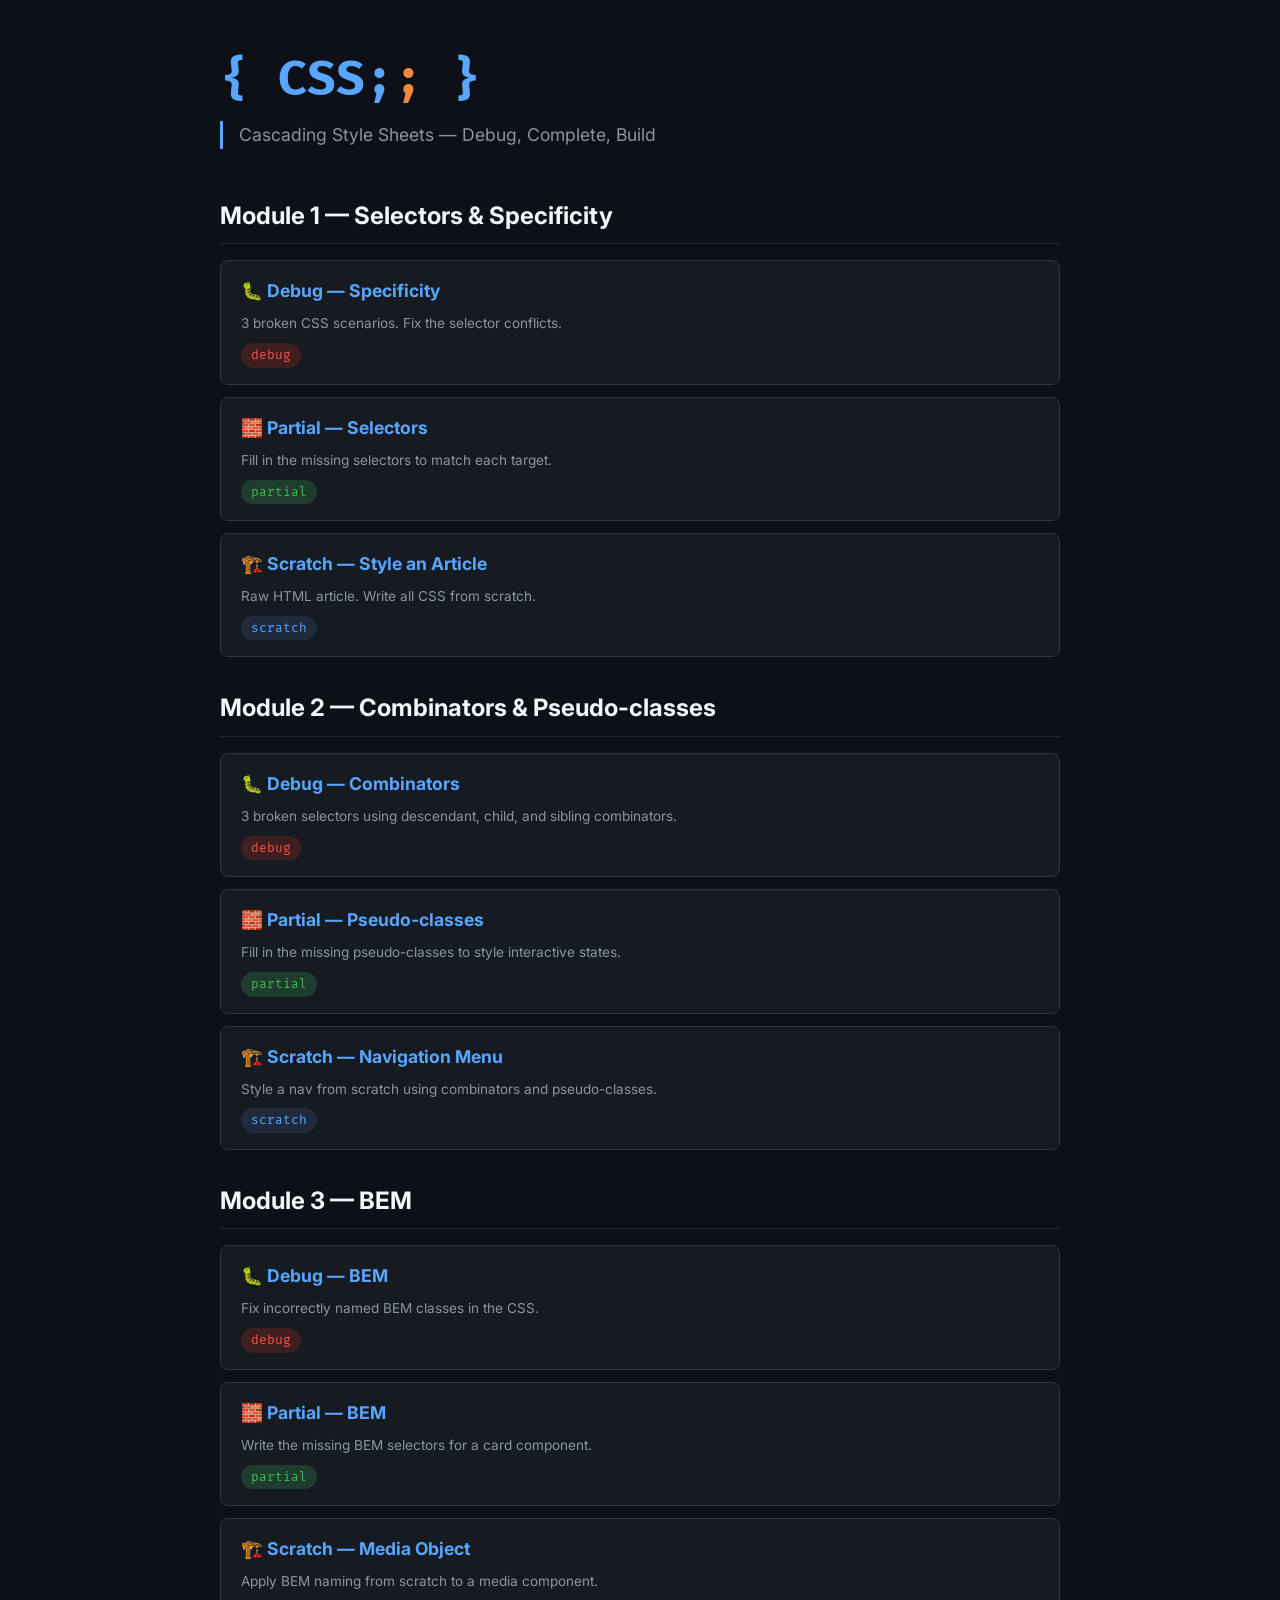
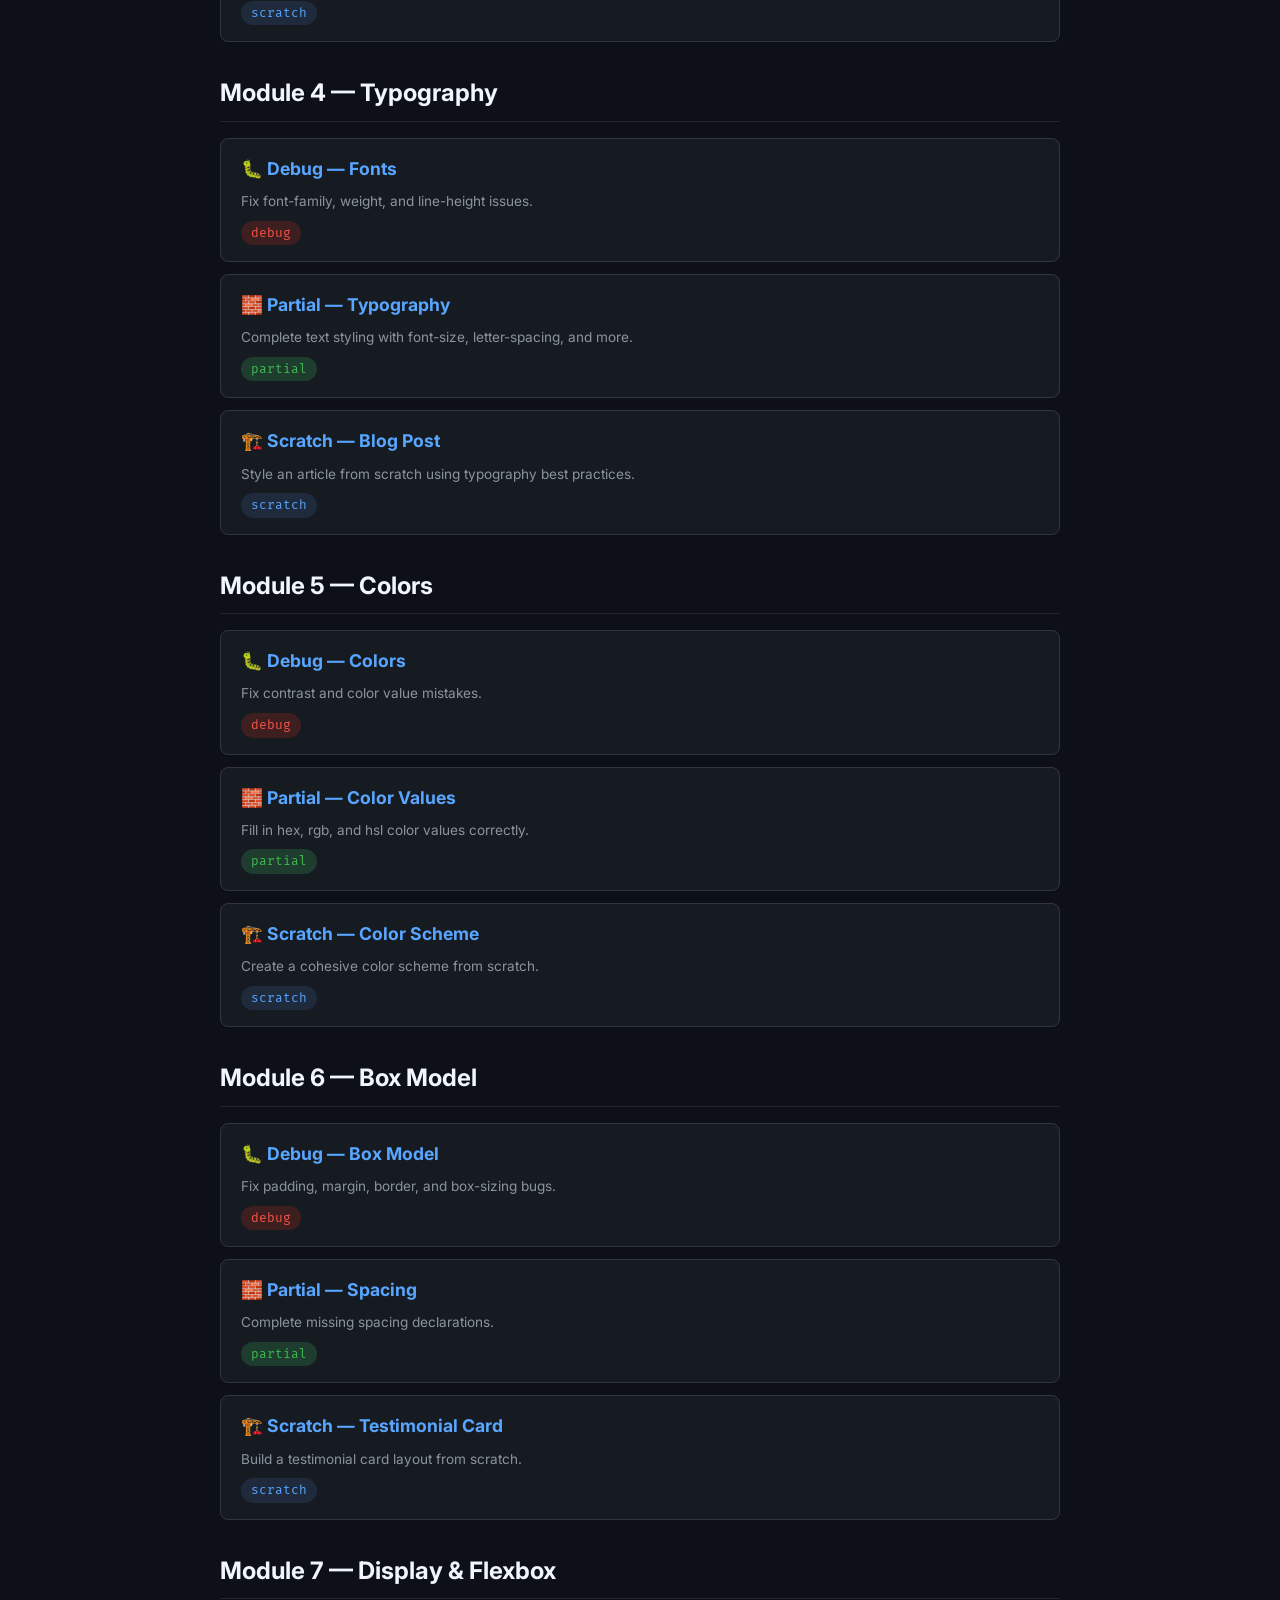
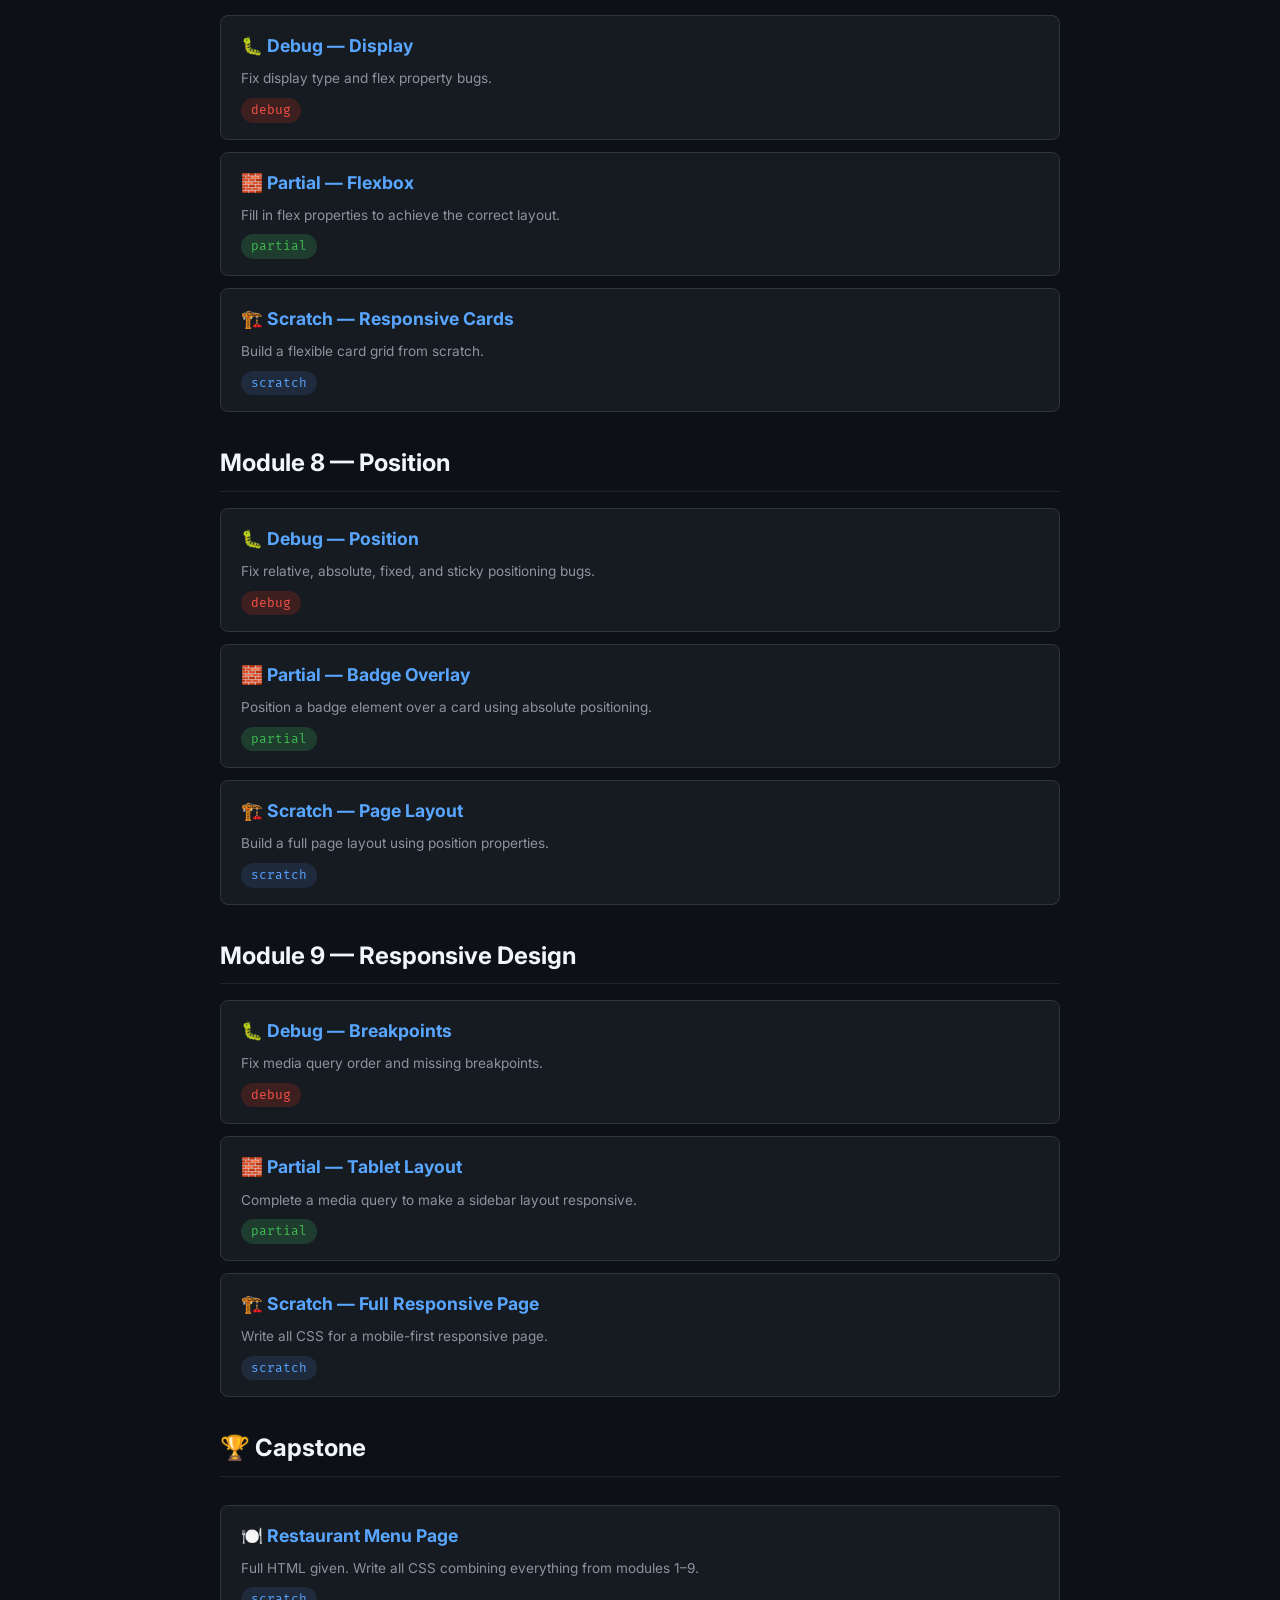
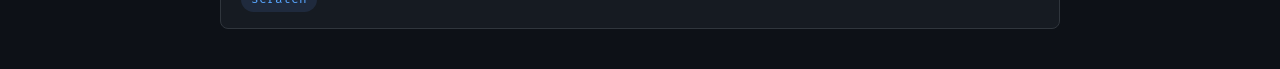
<file: index.html>
<!DOCTYPE html>
<html lang="en">
<head>
  <meta charset="UTF-8">
  <meta name="viewport" content="width=device-width, initial-scale=1.0">
  <title>{ CSS; } — Course Hub</title>
  <link rel="preconnect" href="https://fonts.googleapis.com">
  <link href="https://fonts.googleapis.com/css2?family=Fira+Mono:wght@500;700&family=Inter:wght@400;600;700&display=swap" rel="stylesheet">
  <style>
    * { margin: 0; padding: 0; box-sizing: border-box; }
    body { font-family: 'Inter', sans-serif; background: #0d1117; color: #e6edf3; line-height: 1.6; padding: 40px 24px; }
    .container { max-width: 840px; margin: 0 auto; }
    h1 { font-family: 'Fira Mono', monospace; font-size: 3rem; color: #58a6ff; margin-bottom: 4px; }
    h1 span { color: #f0883e; }
    .subtitle { color: #8b949e; font-size: 1.1rem; margin-bottom: 48px; border-left: 3px solid #58a6ff; padding-left: 16px; }
    h2 { font-size: 1.5rem; color: #f0f6fc; margin: 32px 0 16px; padding-bottom: 8px; border-bottom: 1px solid #21262d; }
    .module-grid { display: flex; flex-direction: column; gap: 12px; }
    .module { background: #161b22; border: 1px solid #30363d; border-radius: 8px; padding: 16px 20px; transition: border-color 0.2s; }
    .module:hover { border-color: #58a6ff; }
    .module h3 { font-size: 1.1rem; margin-bottom: 8px; }
    .module h3 a { color: #58a6ff; text-decoration: none; }
    .module h3 a:hover { text-decoration: underline; }
    .module .meta { font-size: 0.85rem; color: #8b949e; }
    .ex-list { display: flex; gap: 8px; flex-wrap: wrap; margin-top: 8px; }
    .ex-tag { font-family: 'Fira Mono', monospace; font-size: 0.8rem; padding: 2px 10px; border-radius: 20px; background: #21262d; color: #8b949e; }
    .ex-tag.debug { background: #3d1f1f; color: #f85149; }
    .ex-tag.partial { background: #1f3d2f; color: #3fb950; }
    .ex-tag.scratch { background: #1f2a3d; color: #58a6ff; }
    .capstone { margin-top: 12px; }
  </style>
</head>
<body>
  <div class="container">
    <h1>{ CSS;<span>;</span> }</h1>
    <div class="subtitle">Cascading Style Sheets — Debug, Complete, Build</div>

    <h2>Module 1 — Selectors &amp; Specificity</h2>
    <div class="module-grid">
      <div class="module">
        <h3><a href="exercises/module-01-selectors/exercise-specificity.html">🐛 Debug — Specificity</a></h3>
        <div class="meta">3 broken CSS scenarios. Fix the selector conflicts.</div>
        <div class="ex-list"><span class="ex-tag debug">debug</span></div>
      </div>
      <div class="module">
        <h3><a href="exercises/module-01-selectors/partial-selectors.html">🧱 Partial — Selectors</a></h3>
        <div class="meta">Fill in the missing selectors to match each target.</div>
        <div class="ex-list"><span class="ex-tag partial">partial</span></div>
      </div>
      <div class="module">
        <h3><a href="exercises/module-01-selectors/scratch-style-article.html">🏗️ Scratch — Style an Article</a></h3>
        <div class="meta">Raw HTML article. Write all CSS from scratch.</div>
        <div class="ex-list"><span class="ex-tag scratch">scratch</span></div>
      </div>
    </div>

    <h2>Module 2 — Combinators &amp; Pseudo-classes</h2>
    <div class="module-grid">
      <div class="module">
        <h3><a href="exercises/module-02-combinators/exercise-combinators.html">🐛 Debug — Combinators</a></h3>
        <div class="meta">3 broken selectors using descendant, child, and sibling combinators.</div>
        <div class="ex-list"><span class="ex-tag debug">debug</span></div>
      </div>
      <div class="module">
        <h3><a href="exercises/module-02-combinators/partial-pseudo.html">🧱 Partial — Pseudo-classes</a></h3>
        <div class="meta">Fill in the missing pseudo-classes to style interactive states.</div>
        <div class="ex-list"><span class="ex-tag partial">partial</span></div>
      </div>
      <div class="module">
        <h3><a href="exercises/module-02-combinators/scratch-menu.html">🏗️ Scratch — Navigation Menu</a></h3>
        <div class="meta">Style a nav from scratch using combinators and pseudo-classes.</div>
        <div class="ex-list"><span class="ex-tag scratch">scratch</span></div>
      </div>
    </div>

    <h2>Module 3 — BEM</h2>
    <div class="module-grid">
      <div class="module">
        <h3><a href="exercises/module-03-bem/exercise-bem.html">🐛 Debug — BEM</a></h3>
        <div class="meta">Fix incorrectly named BEM classes in the CSS.</div>
        <div class="ex-list"><span class="ex-tag debug">debug</span></div>
      </div>
      <div class="module">
        <h3><a href="exercises/module-03-bem/partial-bem.html">🧱 Partial — BEM</a></h3>
        <div class="meta">Write the missing BEM selectors for a card component.</div>
        <div class="ex-list"><span class="ex-tag partial">partial</span></div>
      </div>
      <div class="module">
        <h3><a href="exercises/module-03-bem/scratch-bem.html">🏗️ Scratch — Media Object</a></h3>
        <div class="meta">Apply BEM naming from scratch to a media component.</div>
        <div class="ex-list"><span class="ex-tag scratch">scratch</span></div>
      </div>
    </div>

    <h2>Module 4 — Typography</h2>
    <div class="module-grid">
      <div class="module">
        <h3><a href="exercises/module-04-typography/exercise-font.html">🐛 Debug — Fonts</a></h3>
        <div class="meta">Fix font-family, weight, and line-height issues.</div>
        <div class="ex-list"><span class="ex-tag debug">debug</span></div>
      </div>
      <div class="module">
        <h3><a href="exercises/module-04-typography/partial-typography.html">🧱 Partial — Typography</a></h3>
        <div class="meta">Complete text styling with font-size, letter-spacing, and more.</div>
        <div class="ex-list"><span class="ex-tag partial">partial</span></div>
      </div>
      <div class="module">
        <h3><a href="exercises/module-04-typography/scratch-blog-post.html">🏗️ Scratch — Blog Post</a></h3>
        <div class="meta">Style an article from scratch using typography best practices.</div>
        <div class="ex-list"><span class="ex-tag scratch">scratch</span></div>
      </div>
    </div>

    <h2>Module 5 — Colors</h2>
    <div class="module-grid">
      <div class="module">
        <h3><a href="exercises/module-05-colors/exercise-color.html">🐛 Debug — Colors</a></h3>
        <div class="meta">Fix contrast and color value mistakes.</div>
        <div class="ex-list"><span class="ex-tag debug">debug</span></div>
      </div>
      <div class="module">
        <h3><a href="exercises/module-05-colors/partial-color-values.html">🧱 Partial — Color Values</a></h3>
        <div class="meta">Fill in hex, rgb, and hsl color values correctly.</div>
        <div class="ex-list"><span class="ex-tag partial">partial</span></div>
      </div>
      <div class="module">
        <h3><a href="exercises/module-05-colors/scratch-color-scheme.html">🏗️ Scratch — Color Scheme</a></h3>
        <div class="meta">Create a cohesive color scheme from scratch.</div>
        <div class="ex-list"><span class="ex-tag scratch">scratch</span></div>
      </div>
    </div>

    <h2>Module 6 — Box Model</h2>
    <div class="module-grid">
      <div class="module">
        <h3><a href="exercises/module-06-box-model/exercise-box.html">🐛 Debug — Box Model</a></h3>
        <div class="meta">Fix padding, margin, border, and box-sizing bugs.</div>
        <div class="ex-list"><span class="ex-tag debug">debug</span></div>
      </div>
      <div class="module">
        <h3><a href="exercises/module-06-box-model/partial-spacing.html">🧱 Partial — Spacing</a></h3>
        <div class="meta">Complete missing spacing declarations.</div>
        <div class="ex-list"><span class="ex-tag partial">partial</span></div>
      </div>
      <div class="module">
        <h3><a href="exercises/module-06-box-model/scratch-testimonial.html">🏗️ Scratch — Testimonial Card</a></h3>
        <div class="meta">Build a testimonial card layout from scratch.</div>
        <div class="ex-list"><span class="ex-tag scratch">scratch</span></div>
      </div>
    </div>

    <h2>Module 7 — Display &amp; Flexbox</h2>
    <div class="module-grid">
      <div class="module">
        <h3><a href="exercises/module-07-display-flexbox/exercise-display.html">🐛 Debug — Display</a></h3>
        <div class="meta">Fix display type and flex property bugs.</div>
        <div class="ex-list"><span class="ex-tag debug">debug</span></div>
      </div>
      <div class="module">
        <h3><a href="exercises/module-07-display-flexbox/partial-flexbox.html">🧱 Partial — Flexbox</a></h3>
        <div class="meta">Fill in flex properties to achieve the correct layout.</div>
        <div class="ex-list"><span class="ex-tag partial">partial</span></div>
      </div>
      <div class="module">
        <h3><a href="exercises/module-07-display-flexbox/scratch-responsive-cards.html">🏗️ Scratch — Responsive Cards</a></h3>
        <div class="meta">Build a flexible card grid from scratch.</div>
        <div class="ex-list"><span class="ex-tag scratch">scratch</span></div>
      </div>
    </div>

    <h2>Module 8 — Position</h2>
    <div class="module-grid">
      <div class="module">
        <h3><a href="exercises/module-08-position/exercise-position.html">🐛 Debug — Position</a></h3>
        <div class="meta">Fix relative, absolute, fixed, and sticky positioning bugs.</div>
        <div class="ex-list"><span class="ex-tag debug">debug</span></div>
      </div>
      <div class="module">
        <h3><a href="exercises/module-08-position/partial-badge.html">🧱 Partial — Badge Overlay</a></h3>
        <div class="meta">Position a badge element over a card using absolute positioning.</div>
        <div class="ex-list"><span class="ex-tag partial">partial</span></div>
      </div>
      <div class="module">
        <h3><a href="exercises/module-08-position/scratch-page-layout.html">🏗️ Scratch — Page Layout</a></h3>
        <div class="meta">Build a full page layout using position properties.</div>
        <div class="ex-list"><span class="ex-tag scratch">scratch</span></div>
      </div>
    </div>

    <h2>Module 9 — Responsive Design</h2>
    <div class="module-grid">
      <div class="module">
        <h3><a href="exercises/module-09-responsive/exercise-breakpoints.html">🐛 Debug — Breakpoints</a></h3>
        <div class="meta">Fix media query order and missing breakpoints.</div>
        <div class="ex-list"><span class="ex-tag debug">debug</span></div>
      </div>
      <div class="module">
        <h3><a href="exercises/module-09-responsive/partial-tablet.html">🧱 Partial — Tablet Layout</a></h3>
        <div class="meta">Complete a media query to make a sidebar layout responsive.</div>
        <div class="ex-list"><span class="ex-tag partial">partial</span></div>
      </div>
      <div class="module">
        <h3><a href="exercises/module-09-responsive/scratch-full-responsive.css">🏗️ Scratch — Full Responsive Page</a></h3>
        <div class="meta">Write all CSS for a mobile-first responsive page.</div>
        <div class="ex-list"><span class="ex-tag scratch">scratch</span></div>
      </div>
    </div>

    <h2>🏆 Capstone</h2>
    <div class="module-grid">
      <div class="module capstone">
        <h3><a href="exercises/capstone-restaurant/index.html">🍽️ Restaurant Menu Page</a></h3>
        <div class="meta">Full HTML given. Write all CSS combining everything from modules 1–9.</div>
        <div class="ex-list"><span class="ex-tag scratch">scratch</span></div>
      </div>
    </div>
  </div>
</body>
</html>
</file>
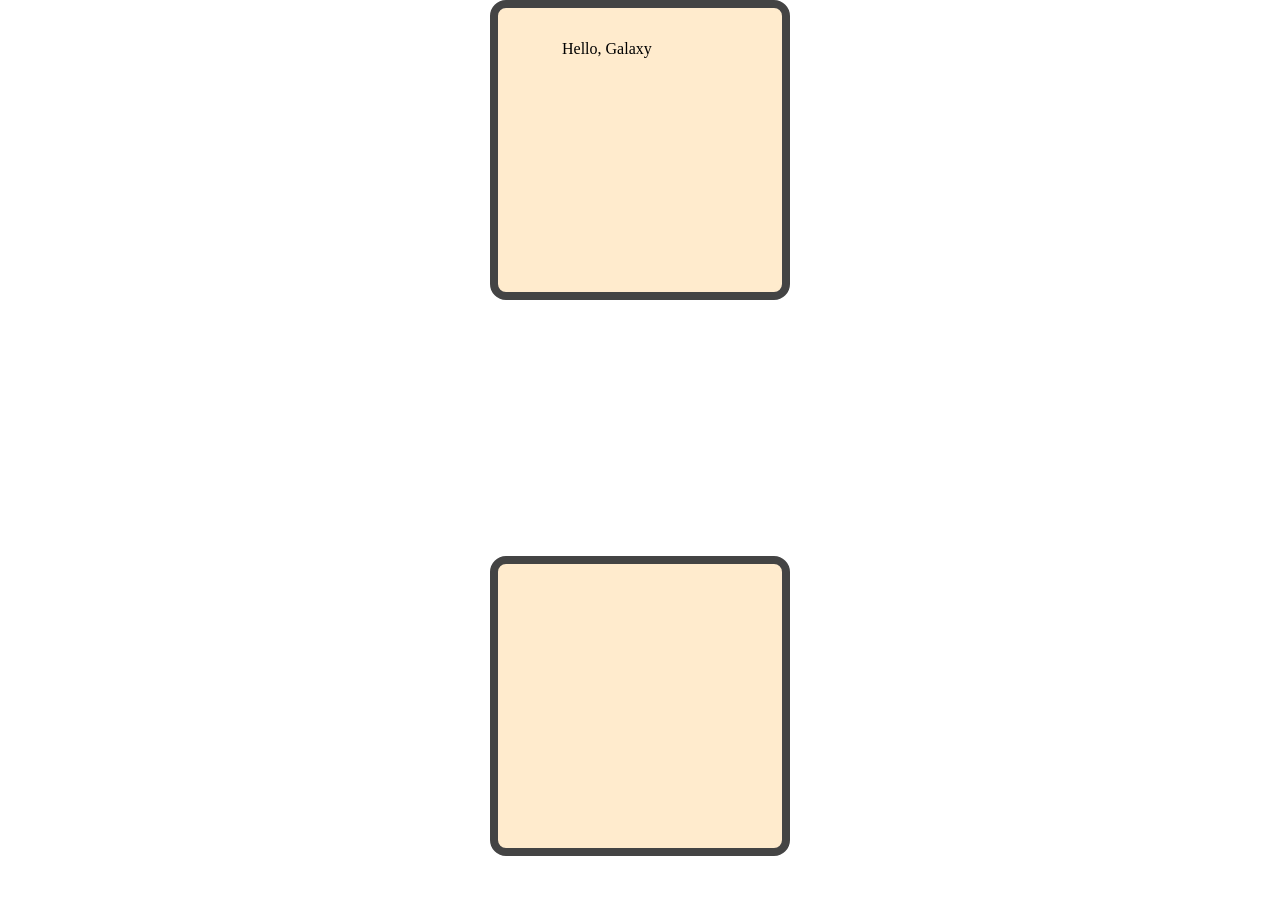
<file: box-model/index.html>
<!DOCTYPE html>
<html lang="en">
<head>
    <link rel="stylesheet" href="styles.css">
    <meta charset="UTF-8">
    <meta name="viewport" content="width=device-width, initial-scale=1.0">
    <title>Document</title>
</head>
<body>
    <div style="height: 300px; width: 300px; background-color: blanchedalmond; margin-bottom: 256px;">
        Hello, Galaxy
    </div>
    <div class="special" style="height: 300px; width: 300px; background-color: blanchedalmond; margin-top: 64px;">

    </div>
</body>
</html>
</file>
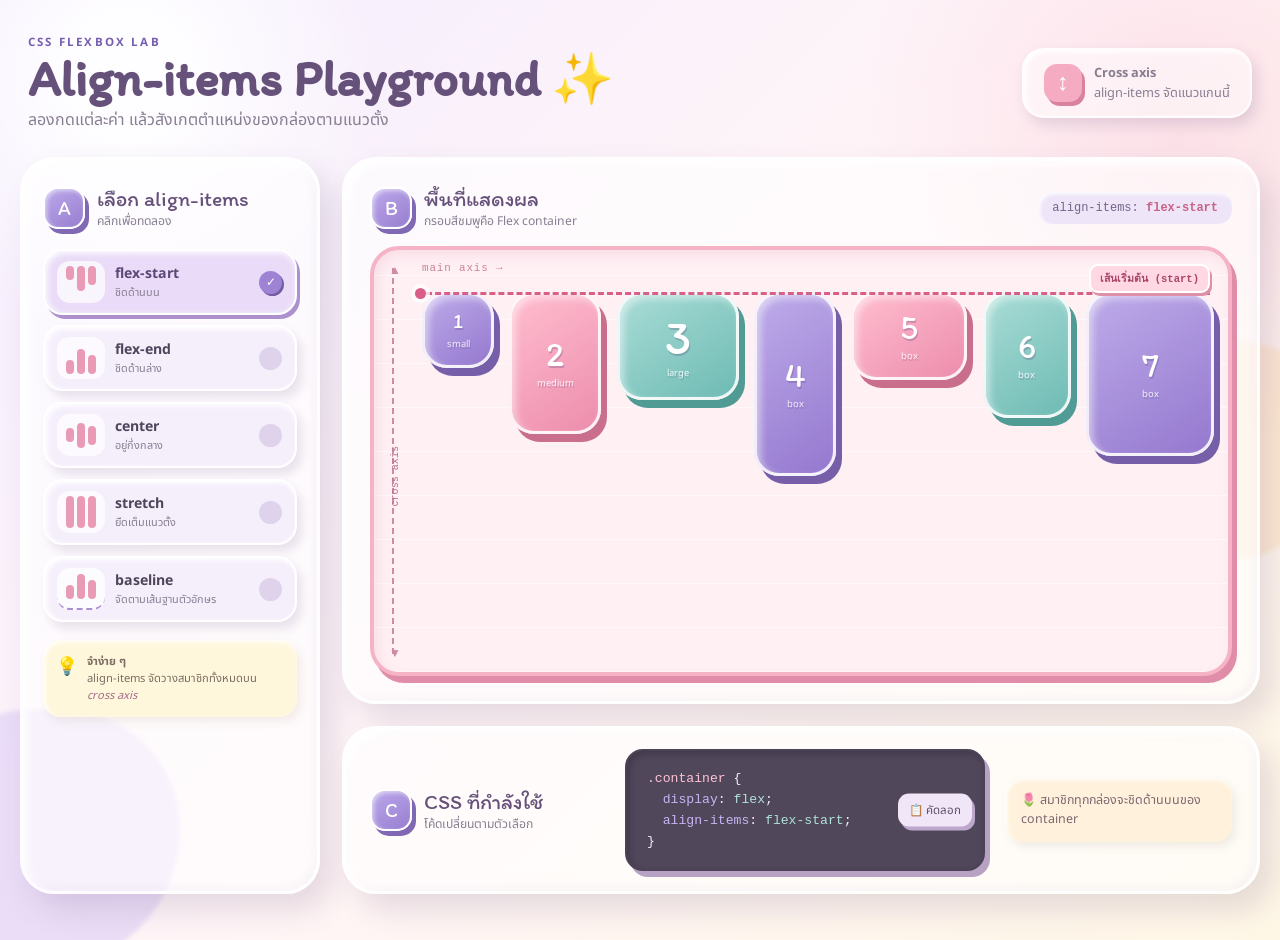
<file: card-align-items-demo/index.html>
<!doctype html>
<html lang="th">
  <head>
    <meta charset="UTF-8" />
    <meta name="viewport" content="width=device-width, initial-scale=1.0" />
    <meta
      name="description"
      content="เดโมแบบ interactive สำหรับเรียนรู้ CSS Flexbox align-items"
    />
    <title>Align-items Playground</title>
    <link rel="preconnect" href="https://fonts.googleapis.com" />
    <link rel="preconnect" href="https://fonts.gstatic.com" crossorigin />
    <link
      href="https://fonts.googleapis.com/css2?family=Itim&family=Noto+Sans+Thai:wght@400;600;700&display=swap"
      rel="stylesheet"
    />
    <link rel="stylesheet" href="style.css" />
  </head>
  <body>
    <main class="app-shell">
      <header class="hero">
        <div>
          <p class="eyebrow">CSS FLEXBOX LAB</p>
          <h1>Align-items Playground <span aria-hidden="true">✨</span></h1>
          <p>ลองกดแต่ละค่า แล้วสังเกตตำแหน่งของกล่องตามแนวตั้ง</p>
        </div>
        <div class="axis-hint" aria-label="คำอธิบายแกน">
          <span class="axis-arrow">↕</span>
          <span><b>Cross axis</b><br />align-items จัดแนวแกนนี้</span>
        </div>
      </header>

      <section class="playground">
        <aside class="controls clay-card" aria-labelledby="controls-title">
          <div class="section-heading">
            <span class="section-badge">A</span>
            <div>
              <h2 id="controls-title">เลือก align-items</h2>
              <p>คลิกเพื่อทดลอง</p>
            </div>
          </div>

          <div class="button-list" role="radiogroup" aria-label="ค่า align-items">
            <button class="choice is-active" type="button" role="radio" aria-checked="true" data-value="flex-start">
              <span class="choice-icon icon-start" aria-hidden="true"><i></i><i></i><i></i></span>
              <span><b>flex-start</b><small>ชิดด้านบน</small></span>
              <span class="check" aria-hidden="true">✓</span>
            </button>
            <button class="choice" type="button" role="radio" aria-checked="false" data-value="flex-end">
              <span class="choice-icon icon-end" aria-hidden="true"><i></i><i></i><i></i></span>
              <span><b>flex-end</b><small>ชิดด้านล่าง</small></span>
              <span class="check" aria-hidden="true">✓</span>
            </button>
            <button class="choice" type="button" role="radio" aria-checked="false" data-value="center">
              <span class="choice-icon icon-center" aria-hidden="true"><i></i><i></i><i></i></span>
              <span><b>center</b><small>อยู่กึ่งกลาง</small></span>
              <span class="check" aria-hidden="true">✓</span>
            </button>
            <button class="choice" type="button" role="radio" aria-checked="false" data-value="stretch">
              <span class="choice-icon icon-stretch" aria-hidden="true"><i></i><i></i><i></i></span>
              <span><b>stretch</b><small>ยืดเต็มแนวตั้ง</small></span>
              <span class="check" aria-hidden="true">✓</span>
            </button>
            <button class="choice" type="button" role="radio" aria-checked="false" data-value="baseline">
              <span class="choice-icon icon-baseline" aria-hidden="true"><i></i><i></i><i></i></span>
              <span><b>baseline</b><small>จัดตามเส้นฐานตัวอักษร</small></span>
              <span class="check" aria-hidden="true">✓</span>
            </button>
          </div>

          <div class="mini-tip">
            <span aria-hidden="true">💡</span>
            <p><b>จำง่าย ๆ</b><br />align-items จัดวางสมาชิกทั้งหมดบน <em>cross axis</em></p>
          </div>
        </aside>

        <section class="demo-panel clay-card" aria-labelledby="demo-title">
          <div class="section-heading demo-heading">
            <span class="section-badge">B</span>
            <div>
              <h2 id="demo-title">พื้นที่แสดงผล</h2>
              <p>กรอบสีชมพูคือ Flex container</p>
            </div>
            <div class="current-pill">align-items: <b id="currentValue">flex-start</b></div>
          </div>

          <div class="flex-stage" id="flexStage" aria-live="polite">
            <div class="axis-line"><span>cross axis</span></div>
            <div class="alignment-guide" aria-hidden="true">
              <span id="guideLabel">flex-start line</span>
            </div>
            <div class="demo-box box-1"><span>1</span><small>small</small></div>
            <div class="demo-box box-2"><span>2</span><small>medium</small></div>
            <div class="demo-box box-3"><span>3</span><small>large</small></div>
            <div class="demo-box box-4"><span>4</span><small>box</small></div>
            <div class="demo-box box-5"><span>5</span><small>box</small></div>
            <div class="demo-box box-6"><span>6</span><small>box</small></div>
            <div class="demo-box box-7"><span>7</span><small>box</small></div>
            <div class="demo-box box-8"><span>8</span><small>box</small></div>
            <div class="demo-box box-9"><span>9</span><small>box</small></div>
          </div>
        </section>

        <section class="code-panel clay-card" aria-labelledby="code-title">
          <div class="section-heading">
            <span class="section-badge">C</span>
            <div>
              <h2 id="code-title">CSS ที่กำลังใช้</h2>
              <p>โค้ดเปลี่ยนตามตัวเลือก</p>
            </div>
          </div>
          <div class="code-wrap">
            <pre><code><span class="selector">.container</span> {
  <span class="property">display</span>: <span class="value">flex</span>;
  <span class="property">align-items</span>: <span class="value code-value">flex-start</span>;
}</code></pre>
            <button class="copy-button" id="copyButton" type="button" aria-label="คัดลอก CSS">📋 คัดลอก</button>
          </div>
          <p class="explanation" id="explanation"><span aria-hidden="true">🌷</span> สมาชิกทุกกล่องจะชิดด้านบนของ container</p>
        </section>
      </section>
    </main>
    <script src="script.js"></script>
  </body>
</html>
</file>
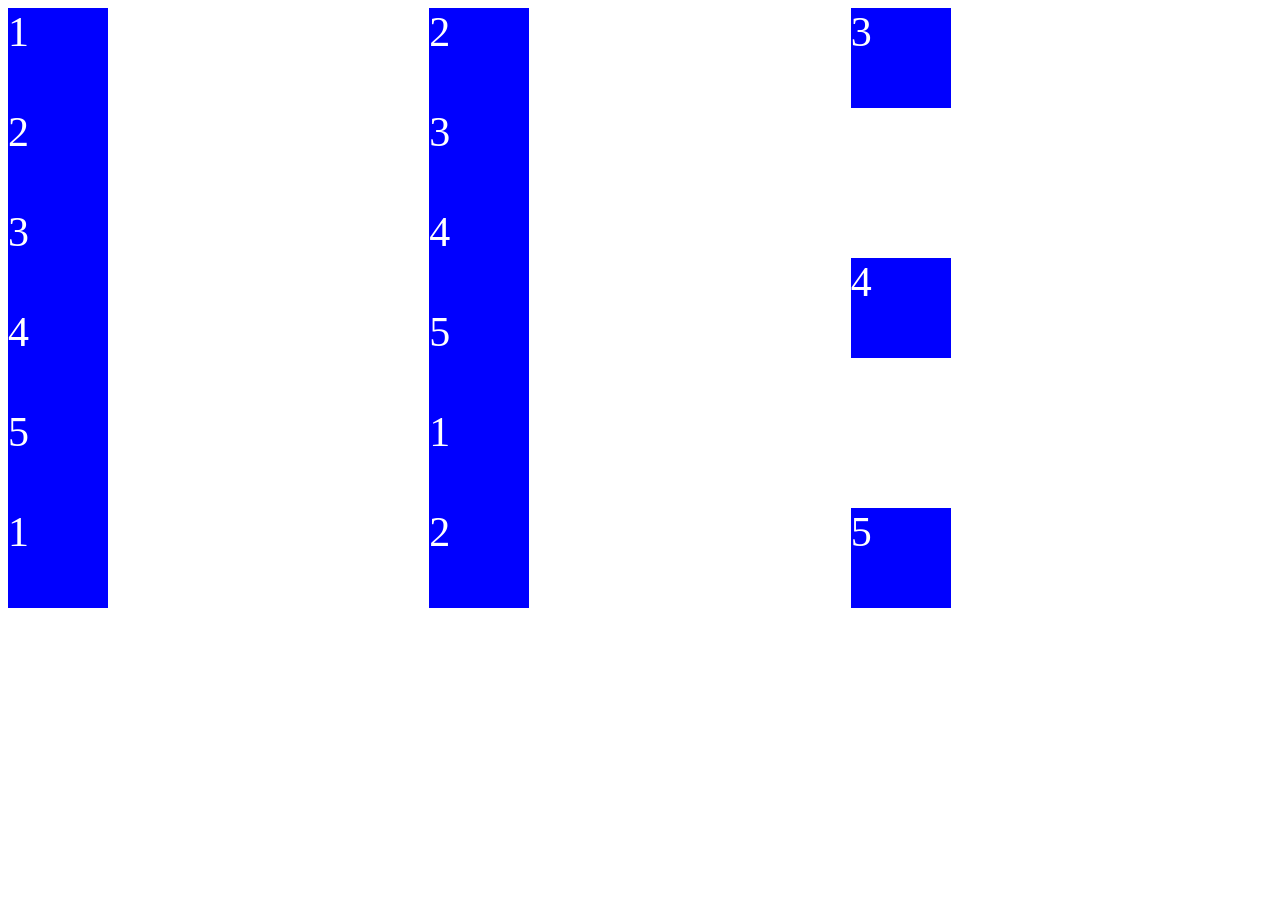
<file: display-css/index.html>
<!DOCTYPE html>
<html lang="en">
<head>
    <link rel="stylesheet" href="styles.css">
    <meta charset="UTF-8">
    <meta name="viewport" content="width=device-width, initial-scale=1.0">
    <title>Document</title>
</head>
<body>
 <div class="container">
      <div class="box">1</div>
      <div class="box">2</div>
      <div class="box">3</div>
      <div class="box">4</div>
      <div class="box">5</div>
      <div class="box">1</div>
      <div class="box">2</div>
      <div class="box">3</div>
      <div class="box">4</div>
      <div class="box">5</div>
      <div class="box">1</div>
      <div class="box">2</div>
      <div class="box">3</div>
      <div class="box">4</div>
      <div class="box">5</div>
      
    </div>
</body>
</html>
</file>
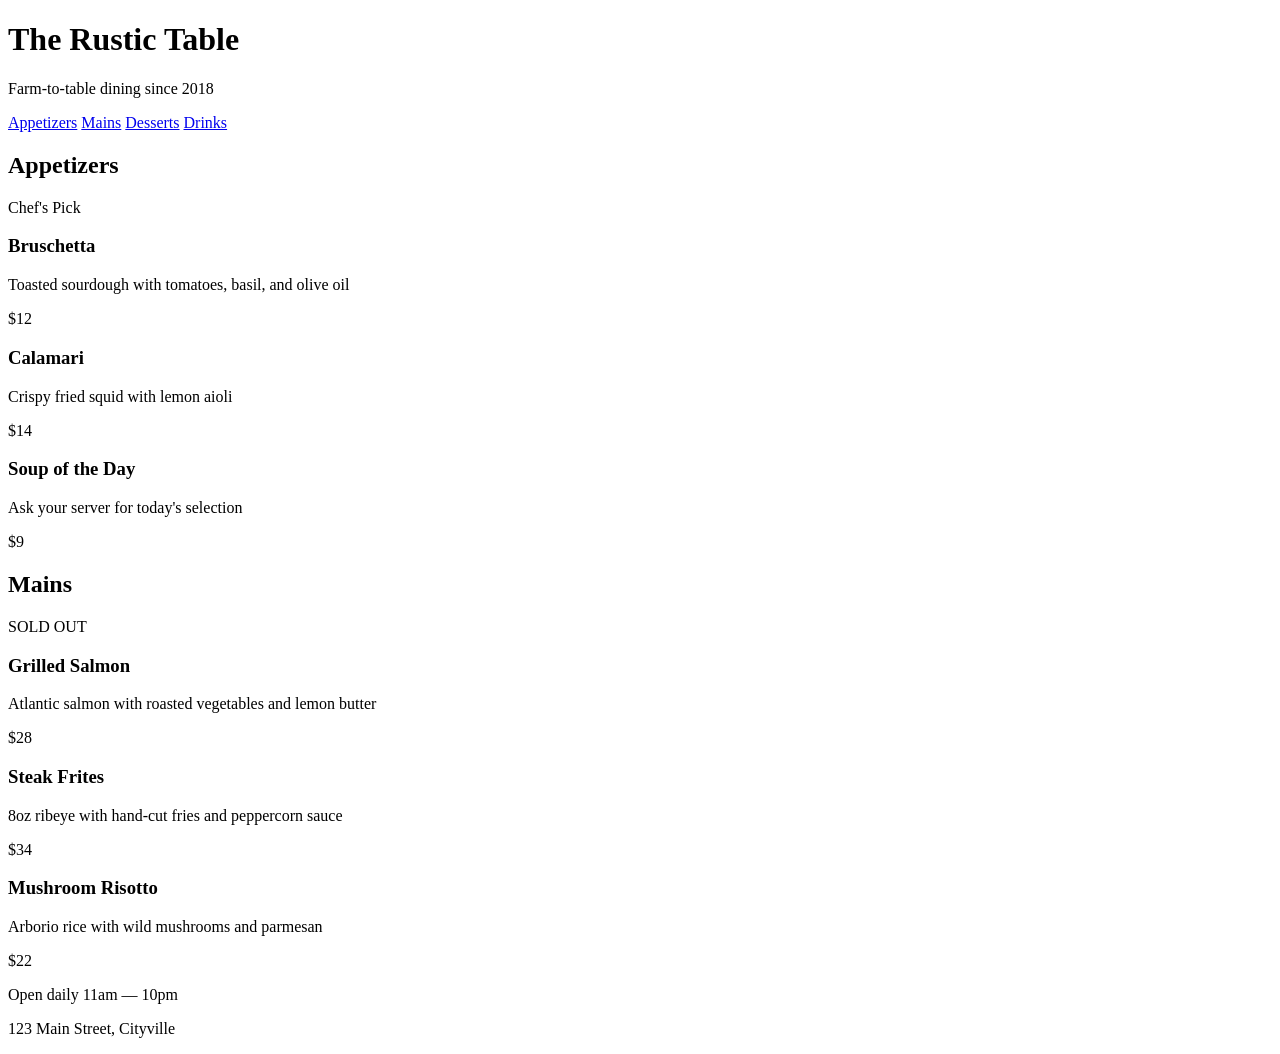
<file: exercises/capstone-restaurant/index.html>
<!DOCTYPE html>
<html lang="en">
<head>
  <meta charset="UTF-8">
  <meta name="viewport" content="width=device-width, initial-scale=1.0">
  <title>🍽️ Restaurant Menu</title>
  <link rel="stylesheet" href="style.css">
</head>
<body>

  <header class="header">
    <h1 class="header__title">The Rustic Table</h1>
    <p class="header__subtitle">Farm-to-table dining since 2018</p>
  </header>

  <nav class="nav">
    <a href="#" class="nav__link">Appetizers</a>
    <a href="#" class="nav__link">Mains</a>
    <a href="#" class="nav__link">Desserts</a>
    <a href="#" class="nav__link">Drinks</a>
  </nav>

  <main class="menu">
    <section class="menu__section">
      <h2 class="menu__heading">Appetizers</h2>
      <div class="menu__grid">
        <div class="menu-item">
          <span class="menu-item__badge">Chef's Pick</span>
          <h3 class="menu-item__name">Bruschetta</h3>
          <p class="menu-item__desc">Toasted sourdough with tomatoes, basil, and olive oil</p>
          <span class="menu-item__price">$12</span>
        </div>
        <div class="menu-item">
          <h3 class="menu-item__name">Calamari</h3>
          <p class="menu-item__desc">Crispy fried squid with lemon aioli</p>
          <span class="menu-item__price">$14</span>
        </div>
        <div class="menu-item">
          <h3 class="menu-item__name">Soup of the Day</h3>
          <p class="menu-item__desc">Ask your server for today's selection</p>
          <span class="menu-item__price">$9</span>
        </div>
      </div>
    </section>

    <section class="menu__section">
      <h2 class="menu__heading">Mains</h2>
      <div class="menu__grid">
        <div class="menu-item">
          <span class="menu-item__badge menu-item__badge--sold">SOLD OUT</span>
          <h3 class="menu-item__name">Grilled Salmon</h3>
          <p class="menu-item__desc">Atlantic salmon with roasted vegetables and lemon butter</p>
          <span class="menu-item__price">$28</span>
        </div>
        <div class="menu-item">
          <h3 class="menu-item__name">Steak Frites</h3>
          <p class="menu-item__desc">8oz ribeye with hand-cut fries and peppercorn sauce</p>
          <span class="menu-item__price">$34</span>
        </div>
        <div class="menu-item">
          <h3 class="menu-item__name">Mushroom Risotto</h3>
          <p class="menu-item__desc">Arborio rice with wild mushrooms and parmesan</p>
          <span class="menu-item__price">$22</span>
        </div>
      </div>
    </section>
  </main>

  <footer class="footer">
    <p class="footer__text">Open daily 11am — 10pm</p>
    <p class="footer__text">123 Main Street, Cityville</p>
  </footer>

</body>
</html>
</file>
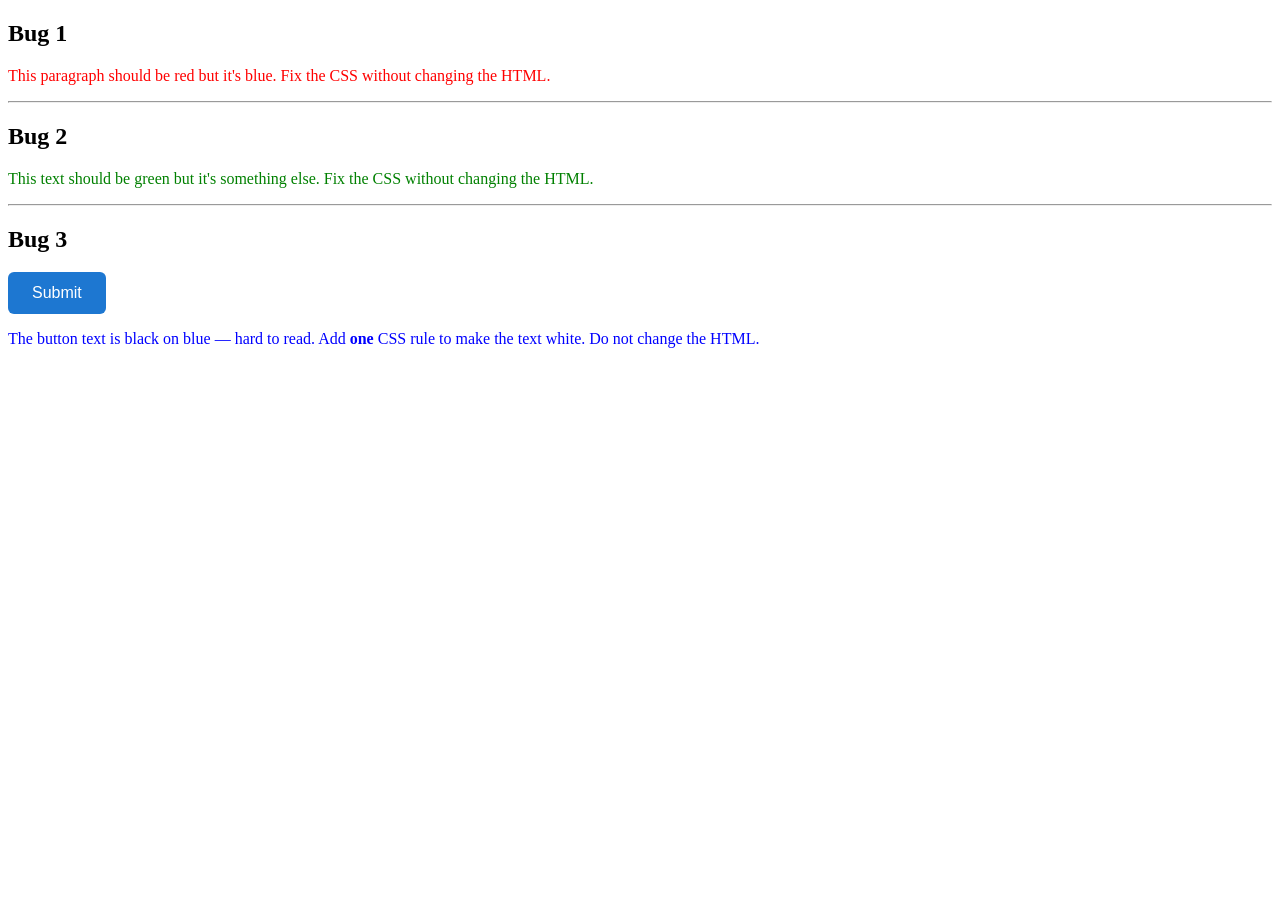
<file: exercises/module-01-selectors/exercise-specificity.html>
<!DOCTYPE html>
<html lang="en">
<head>
  <meta charset="UTF-8">
  <meta name="viewport" content="width=device-width, initial-scale=1.0">
  <title>Debug — Specificity</title>
  <link rel="stylesheet" href="exercise-specificity.css">
</head>
<body>

  <section class="exercise">
    <h2>Bug 1</h2>
    <p class="highlight">This paragraph should be red but it's blue. Fix the CSS without changing the HTML.</p>
  </section>

  <hr>

  <section class="exercise">
    <h2>Bug 2</h2>
    <div class="card">
      <p id="special">This text should be green but it's something else. Fix the CSS without changing the HTML.</p>
    </div>
  </section>

  <hr>

  <section class="exercise">
    <h2>Bug 3</h2>
    <button class="btn">Submit</button>
    <p>The button text is black on blue — hard to read. Add <strong>one</strong> CSS rule to make the text white. Do not change the HTML.</p>
  </section>

</body>
</html>
</file>
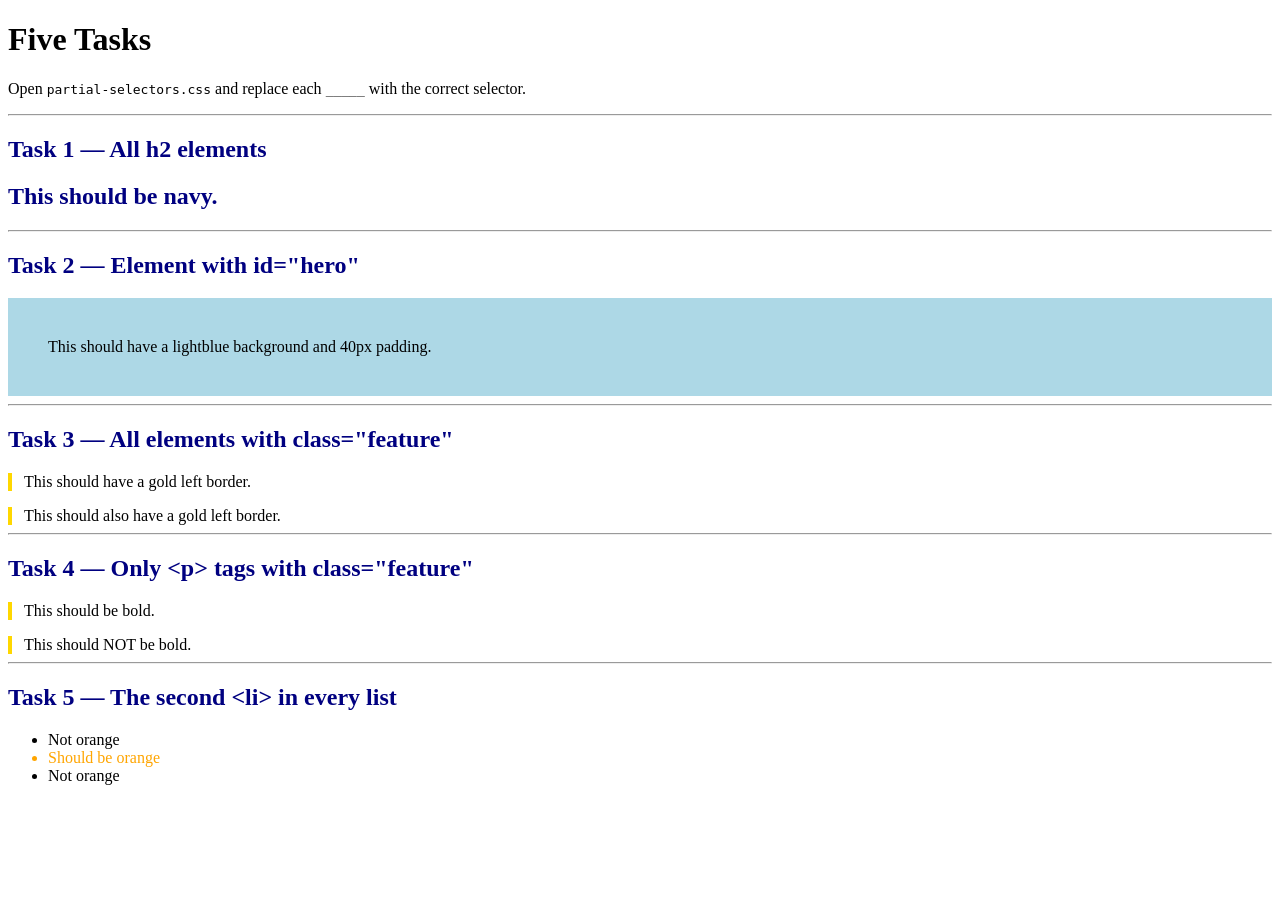
<file: exercises/module-01-selectors/partial-selectors.html>
<!DOCTYPE html>
<html lang="en">
<head>
  <meta charset="UTF-8">
  <meta name="viewport" content="width=device-width, initial-scale=1.0">
  <title>Partial — Selectors</title>
  <link rel="stylesheet" href="partial-selectors.css">
</head>
<body>

  <h1>Five Tasks</h1>
  <p>Open <code>partial-selectors.css</code> and replace each <code>_____</code> with the correct selector.</p>

  <hr>

  <h2>Task 1 — All h2 elements</h2>
  <h2>This should be navy.</h2>

  <hr>

  <h2>Task 2 — Element with id="hero"</h2>
  <div id="hero">This should have a lightblue background and 40px padding.</div>

  <hr>

  <h2>Task 3 — All elements with class="feature"</h2>
  <p class="feature">This should have a gold left border.</p>
  <div class="feature">This should also have a gold left border.</div>

  <hr>

  <h2>Task 4 — Only &lt;p&gt; tags with class="feature"</h2>
  <p class="feature">This should be bold.</p>
  <div class="feature">This should NOT be bold.</div>

  <hr>

  <h2>Task 5 — The second &lt;li&gt; in every list</h2>
  <ul>
    <li>Not orange</li>
    <li>Should be orange</li>
    <li>Not orange</li>
  </ul>

</body>
</html>
</file>
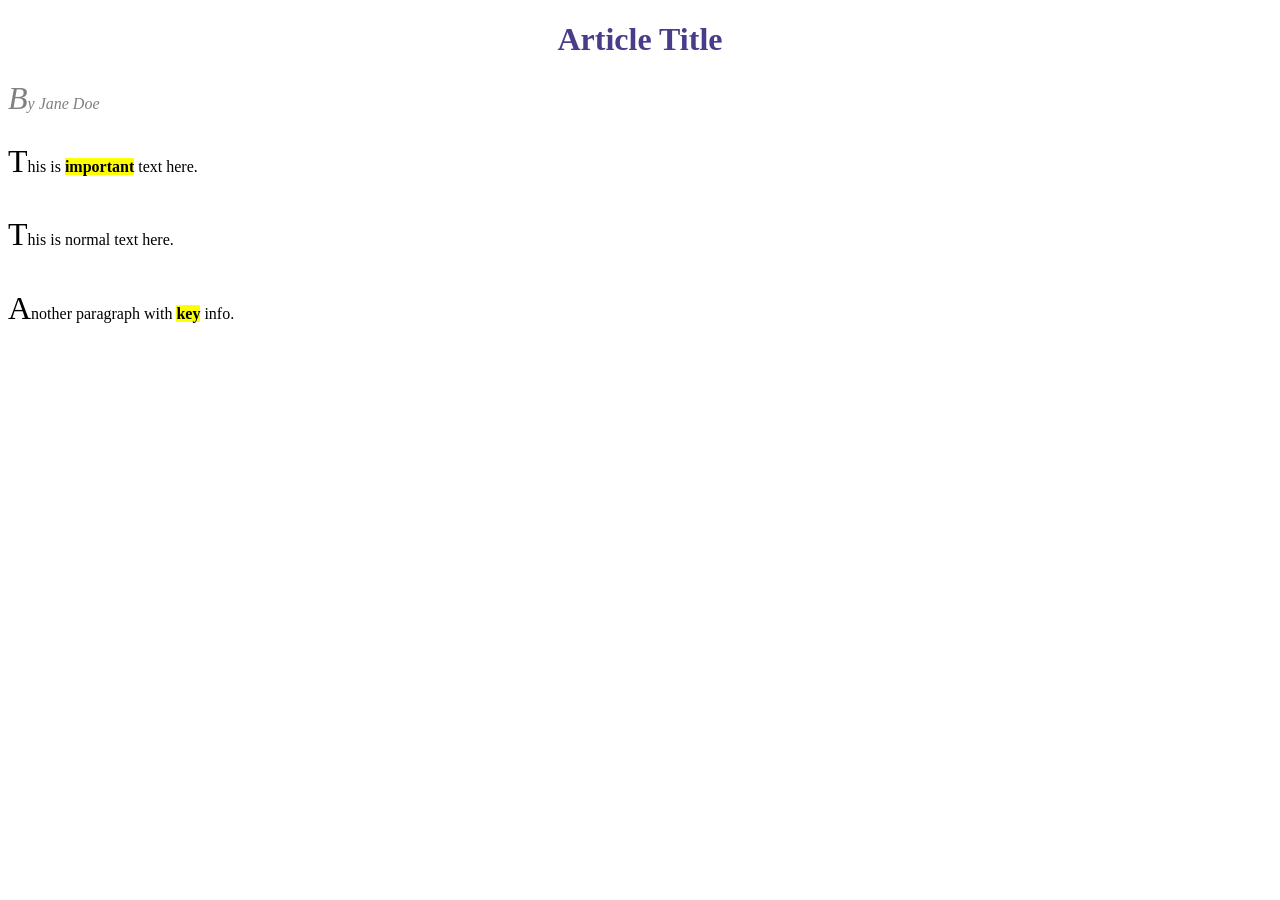
<file: exercises/module-01-selectors/scratch-style-article.html>
<!DOCTYPE html>
<html lang="en">
<head>
  <meta charset="UTF-8">
  <meta name="viewport" content="width=device-width, initial-scale=1.0">
  <title>Scratch — Style an Article</title>
  <link rel="stylesheet" href="scratch-style-article.css">
</head>
<body>
  <h1>Article Title</h1>
  <p id="author">By Jane Doe</p>
  <div class="content">
    <p>This is <span class="highlight">important</span> text here.</p>
    <p>This is <span>normal</span> text here.</p>
    <p>Another paragraph with <span class="highlight">key</span> info.</p>
  </div>
</body>
</html>
</file>
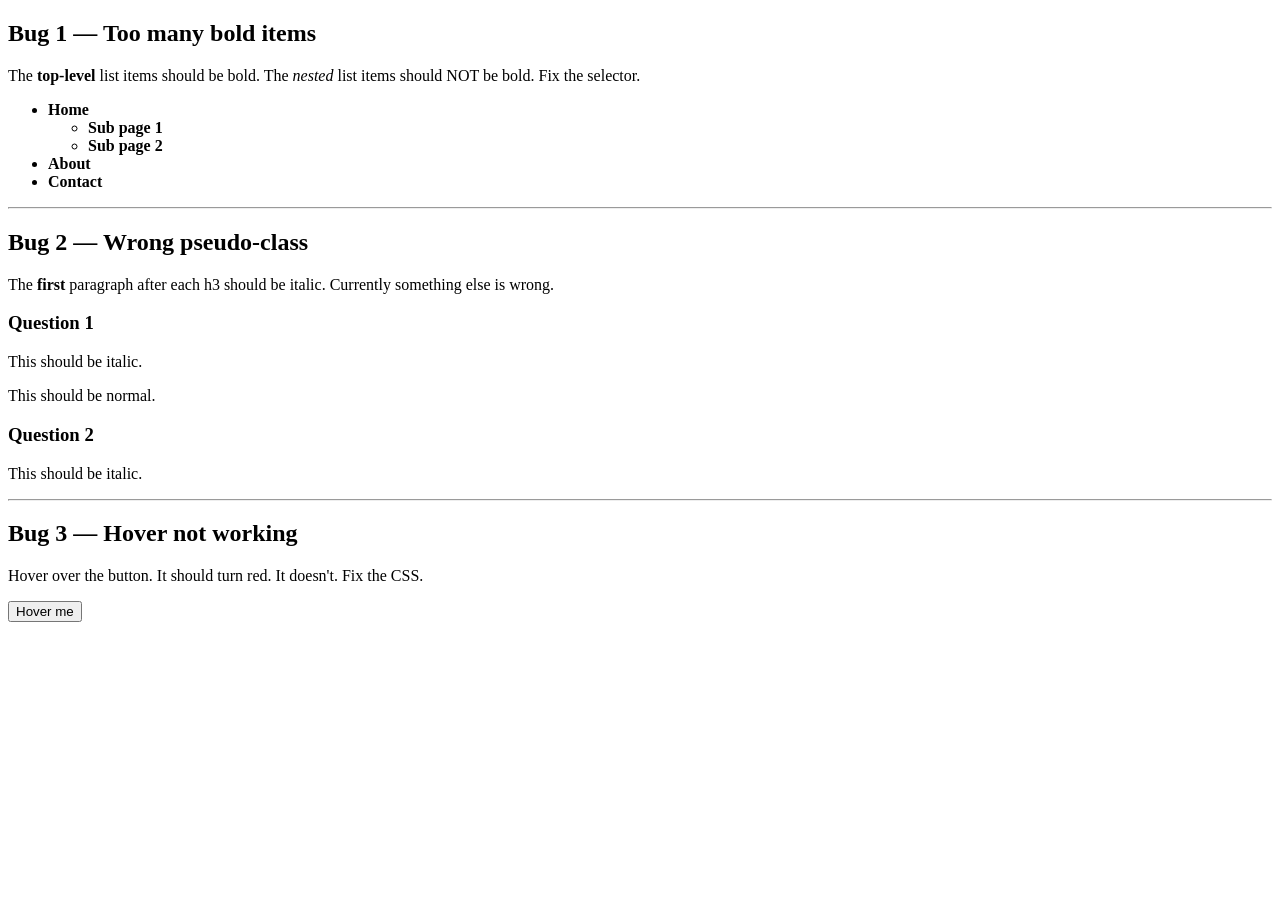
<file: exercises/module-02-combinators/exercise-combinators.html>
<!DOCTYPE html>
<html lang="en">
<head>
  <meta charset="UTF-8">
  <meta name="viewport" content="width=device-width, initial-scale=1.0">
  <title>Debug — Combinators</title>
  <link rel="stylesheet" href="exercise-combinators.css">
</head>
<body>

  <section class="exercise">
    <h2>Bug 1 — Too many bold items</h2>
    <p>The <strong>top-level</strong> list items should be bold. The <em>nested</em> list items should NOT be bold. Fix the selector.</p>
    <ul class="nav">
      <li>Home
        <ul>
          <li>Sub page 1</li>
          <li>Sub page 2</li>
        </ul>
      </li>
      <li>About</li>
      <li>Contact</li>
    </ul>
  </section>

  <hr>

  <section class="exercise">
    <h2>Bug 2 — Wrong pseudo-class</h2>
    <p>The <strong>first</strong> paragraph after each h3 should be italic. Currently something else is wrong.</p>
    <div class="faq">
      <h3>Question 1</h3>
      <p>This should be italic.</p>
      <p>This should be normal.</p>
      <h3>Question 2</h3>
      <p>This should be italic.</p>
    </div>
  </section>

  <hr>

  <section class="exercise">
    <h2>Bug 3 — Hover not working</h2>
    <p>Hover over the button. It should turn red. It doesn't. Fix the CSS.</p>
    <button class="btn-hover">Hover me</button>
  </section>

</body>
</html>
</file>
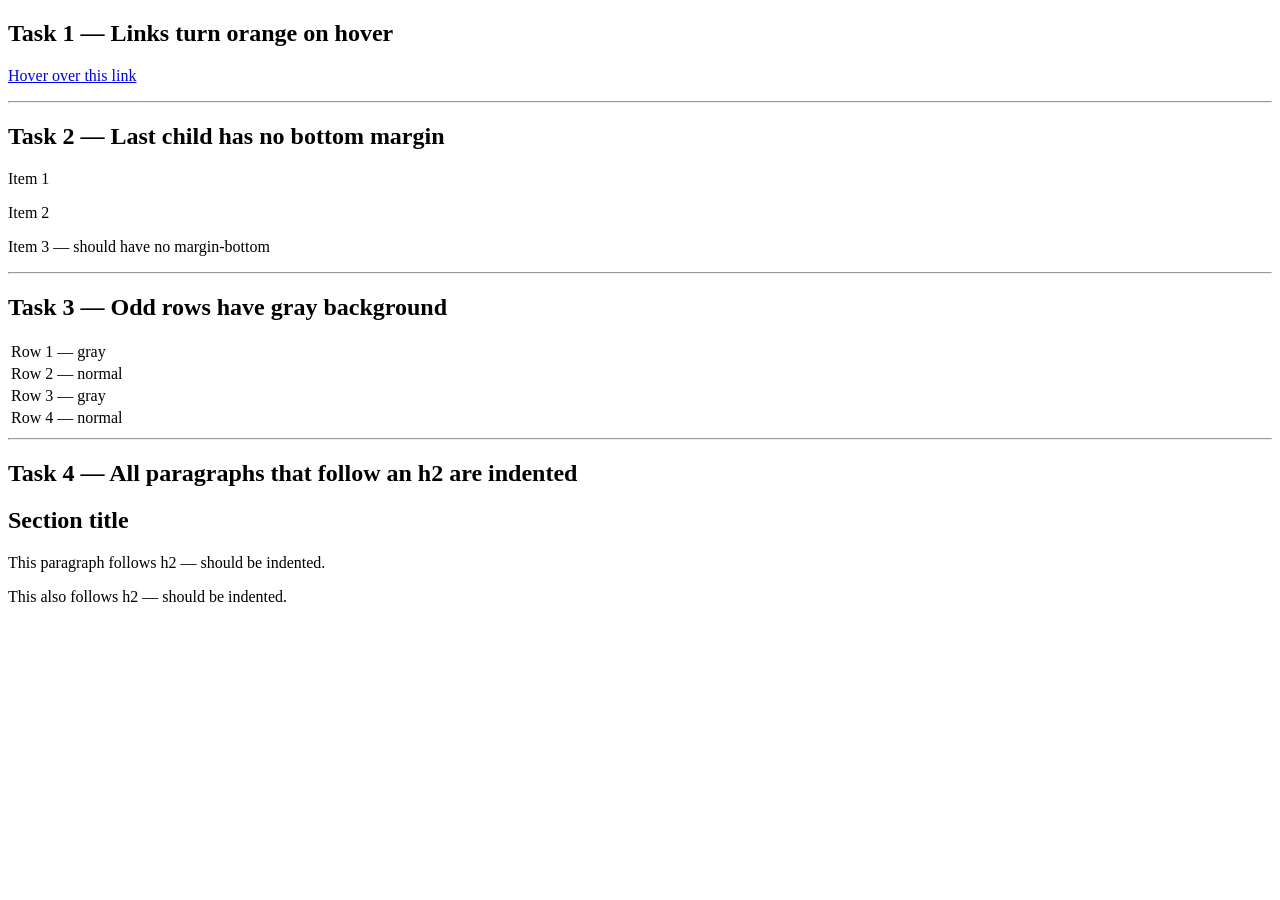
<file: exercises/module-02-combinators/partial-pseudo.html>
<!DOCTYPE html>
<html lang="en">
<head>
  <meta charset="UTF-8">
  <meta name="viewport" content="width=device-width, initial-scale=1.0">
  <title>Partial — Pseudo-classes</title>
  <link rel="stylesheet" href="partial-pseudo.css">
</head>
<body>

  <h2>Task 1 — Links turn orange on hover</h2>
  <p><a href="#">Hover over this link</a></p>

  <hr>

  <h2>Task 2 — Last child has no bottom margin</h2>
  <div class="list">
    <p>Item 1</p>
    <p>Item 2</p>
    <p>Item 3 — should have no margin-bottom</p>
  </div>

  <hr>

  <h2>Task 3 — Odd rows have gray background</h2>
  <table>
    <tr><td>Row 1 — gray</td></tr>
    <tr><td>Row 2 — normal</td></tr>
    <tr><td>Row 3 — gray</td></tr>
    <tr><td>Row 4 — normal</td></tr>
  </table>

  <hr>

  <h2>Task 4 — All paragraphs that follow an h2 are indented</h2>
  <h2>Section title</h2>
  <p>This paragraph follows h2 — should be indented.</p>
  <p>This also follows h2 — should be indented.</p>

</body>
</html>
</file>
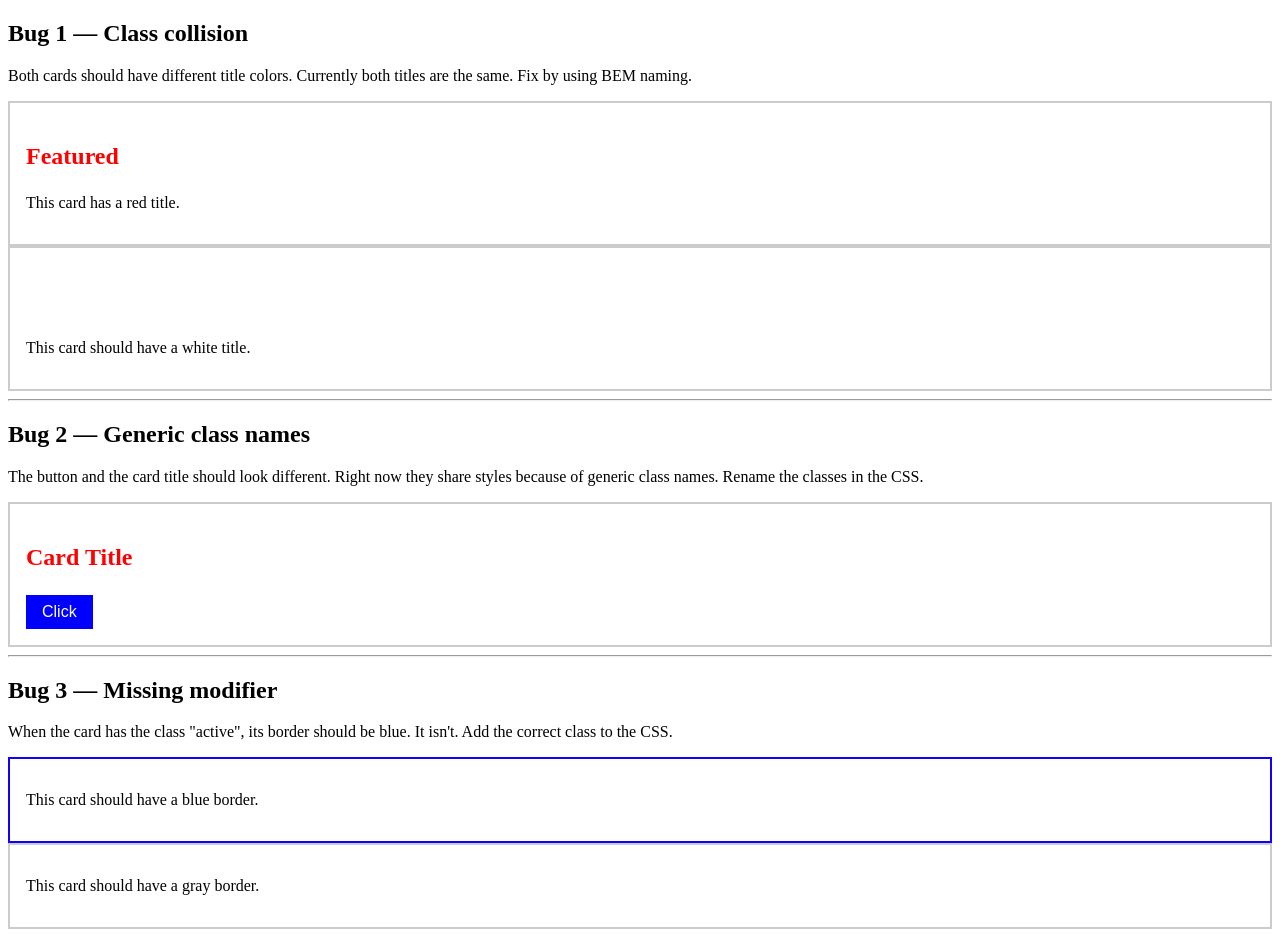
<file: exercises/module-03-bem/exercise-bem.html>
<!DOCTYPE html>
<html lang="en">
<head>
  <meta charset="UTF-8">
  <meta name="viewport" content="width=device-width, initial-scale=1.0">
  <title>Debug — BEM</title>
  <link rel="stylesheet" href="exercise-bem.css">
</head>
<body>

  <section class="exercise">
    <h2>Bug 1 — Class collision</h2>
    <p>Both cards should have different title colors. Currently both titles are the same. Fix by using BEM naming.</p>

    <div class="card">
      <h3 class="card__title">Featured</h3>
      <p class="card__text">This card has a red title.</p>
    </div>

    <div class="card card--dark">
      <h3 class="card__title">Standard</h3>
      <p class="card__text">This card should have a white title.</p>
    </div>
  </section>

  <hr>

  <section class="exercise">
    <h2>Bug 2 — Generic class names</h2>
    <p>The button and the card title should look different. Right now they share styles because of generic class names. Rename the classes in the CSS.</p>

    <div class="card">
      <h3 class="card__title">Card Title</h3>
      <button class="card__btn">Click</button>
    </div>
  </section>

  <hr>

  <section class="exercise">
    <h2>Bug 3 — Missing modifier</h2>
    <p>When the card has the class "active", its border should be blue. It isn't. Add the correct class to the CSS.</p>

    <div class="card card--active">
      <p>This card should have a blue border.</p>
    </div>
    <div class="card">
      <p>This card should have a gray border.</p>
    </div>
  </section>

</body>
</html>
</file>
<file: box-model/styles.css>
* {
    padding: 0px;
    margin: 0px;
    box-sizing: border-box;
}
div {
    padding:32px 64px;
    box-sizing:border-box;
    border: 8px solid #444;
    border-radius: 16px;
    margin:0 auto;

}
</file>
<file: card-align-items-demo/style.css>
:root {
  --ink: #4f455b;
  --muted: #887e92;
  --lavender: #a88fdb;
  --lavender-dark: #775eb0;
  --pink: #f5abc1;
  --pink-dark: #d97899;
  --cream: #fffaf4;
  --shadow: rgba(102, 78, 122, 0.17);
}

* { box-sizing: border-box; }

body {
  min-width: 320px;
  min-height: 100vh;
  margin: 0;
  color: var(--ink);
  font-family: "Noto Sans Thai", sans-serif;
  background:
    radial-gradient(circle at 10% 8%, rgba(255, 255, 255, .9) 0 4%, transparent 18%),
    radial-gradient(circle at 92% 15%, rgba(247, 190, 212, .38), transparent 23%),
    linear-gradient(135deg, #f4edff 0%, #fff5f7 50%, #fff7e6 100%);
}

body::before, body::after {
  position: fixed; z-index: -1; content: ""; border-radius: 48% 52% 62% 38%; filter: blur(2px);
}
body::before { width: 260px; height: 260px; left: -80px; bottom: -70px; background: #d8c6f5; opacity: .5; }
body::after { width: 220px; height: 220px; right: -60px; top: 38%; background: #ffd7a9; opacity: .38; }

button { font: inherit; }

.app-shell { width: min(1500px, calc(100% - 40px)); margin: 0 auto; padding: 34px 0 46px; }

.hero { display: flex; align-items: center; justify-content: space-between; gap: 24px; margin-bottom: 25px; padding: 0 8px; }
.eyebrow { margin: 0 0 3px; color: var(--lavender-dark); font-size: .72rem; font-weight: 700; letter-spacing: .19em; }
h1, h2, p { margin-top: 0; }
h1 { margin-bottom: 4px; font-family: "Itim", "Noto Sans Thai", sans-serif; font-size: clamp(2rem, 4vw, 3.15rem); line-height: 1; color: #66517b; }
.hero p:last-child { margin-bottom: 0; color: var(--muted); }
.axis-hint { display: flex; align-items: center; gap: 12px; padding: 13px 20px; border: 2px solid rgba(255,255,255,.75); border-radius: 22px; background: rgba(255,255,255,.48); box-shadow: 5px 7px 14px var(--shadow), inset 2px 2px 4px #fff; color: var(--muted); font-size: .8rem; }
.axis-arrow { display: grid; width: 38px; height: 38px; place-items: center; border-radius: 13px; color: white; background: var(--pink); box-shadow: 3px 4px 0 #d882a0; font-size: 1.5rem; }

.playground { display: grid; grid-template: minmax(520px, auto) auto / 300px minmax(0, 1fr); gap: 22px; }
.clay-card { border: 3px solid rgba(255,255,255,.78); border-radius: 34px; background: rgba(255, 255, 255, .62); box-shadow: 13px 16px 30px var(--shadow), inset 4px 4px 8px #fff, inset -4px -4px 9px rgba(192, 167, 208, .1); }
.controls { grid-row: 1 / 3; padding: 25px 20px; }
.demo-panel { min-width: 0; padding: 25px; }
.code-panel { padding: 20px 25px; }

.section-heading { display: flex; align-items: center; gap: 12px; margin-bottom: 18px; }
.section-heading h2 { margin: 0; font-family: "Itim", "Noto Sans Thai", sans-serif; font-size: 1.35rem; font-weight: 400; color: #66517b; }
.section-heading p { margin: 1px 0 0; color: var(--muted); font-size: .76rem; }
.section-badge { display: grid; flex: 0 0 42px; height: 42px; place-items: center; border: 2px solid #fff; border-radius: 15px; color: white; background: linear-gradient(145deg, #bca8eb, #987ed0); box-shadow: 4px 5px 0 #8068b4, inset 2px 2px 4px rgba(255,255,255,.55); font-family: "Itim", sans-serif; font-size: 1.25rem; }

.button-list { display: grid; gap: 11px; }
.choice { display: grid; grid-template-columns: 48px 1fr 24px; align-items: center; gap: 10px; width: 100%; min-height: 66px; padding: 9px 12px; border: 2px solid #fff; border-radius: 20px; color: var(--ink); text-align: left; background: #f5effc; box-shadow: 5px 7px 10px rgba(103, 76, 132, .14), inset 2px 2px 5px #fff; cursor: pointer; transition: transform .18s ease, background .18s ease, box-shadow .18s ease; }
.choice:hover { transform: translateY(-2px); }
.choice:focus-visible { outline: 3px solid #f6a9c1; outline-offset: 3px; }
.choice.is-active { color: #5e4776; background: #eadcf8; box-shadow: 3px 4px 0 #ad91ce, inset 2px 2px 6px #fff; transform: translateY(1px); }
.choice b, .choice small { display: block; }
.choice b { font-size: .88rem; }
.choice small { color: var(--muted); font-size: .68rem; }
.check { display: grid; width: 23px; height: 23px; place-items: center; border-radius: 50%; color: transparent; background: #dfd3ec; font-size: .75rem; }
.is-active .check { color: white; background: #9e83d4; box-shadow: 2px 2px 0 #725ca1; }
.choice-icon { display: flex; align-items: flex-start; justify-content: center; gap: 3px; width: 48px; height: 42px; padding: 5px; border-radius: 13px; background: rgba(255,255,255,.72); }
.choice-icon i { display: block; width: 8px; border-radius: 4px; background: #e99bb5; }
.choice-icon i:nth-child(1) { height: 14px; }.choice-icon i:nth-child(2) { height: 25px; }.choice-icon i:nth-child(3) { height: 19px; }
.icon-end { align-items: flex-end; }.icon-center { align-items: center; }.icon-stretch i { height: 32px !important; }.icon-baseline { align-items: flex-start; border-bottom: 2px dashed #aa8fce; }.icon-baseline i:nth-child(1) { margin-top: 12px; }.icon-baseline i:nth-child(2) { margin-top: 1px; }.icon-baseline i:nth-child(3) { margin-top: 7px; }

.mini-tip { display: flex; gap: 9px; margin-top: 18px; padding: 13px; border-radius: 18px; background: #fff7dc; box-shadow: inset 2px 2px 5px #fff, 4px 5px 10px rgba(136, 103, 57, .1); color: #7d6d62; font-size: .7rem; }
.mini-tip span { font-size: 1.1rem; }.mini-tip p { margin: 0; }.mini-tip em { color: #a56c89; }

.demo-heading { margin-bottom: 16px; }
.current-pill { margin-left: auto; padding: 9px 14px; border-radius: 14px; color: #776589; background: #eee5f8; box-shadow: inset 2px 2px 4px #fff; font: .75rem monospace; }
.current-pill b { color: #c86286; }

.flex-stage { position: relative; display: flex; align-items: flex-start; gap: clamp(8px, 1.2vw, 16px); min-height: 430px; overflow-x: auto; padding: 42px 24px 24px 48px; border: 4px solid #f6b3c6; border-radius: 29px; background: repeating-linear-gradient(0deg, rgba(255,255,255,.55) 0 1px, transparent 1px 44px), #fff0f4; box-shadow: inset 5px 6px 12px rgba(211, 119, 151, .13), 5px 7px 0 #df8da8; transition: background-color .25s ease; }
.flex-stage::before { position: absolute; top: 12px; left: 48px; content: "main axis  →"; color: #cb819a; font: .68rem monospace; letter-spacing: .08em; }
.axis-line { position: absolute; top: 18px; bottom: 18px; left: 18px; width: 2px; border-left: 2px dashed #ce8ba3; pointer-events: none; }
.axis-line::before, .axis-line::after { position: absolute; left: -5px; color: #ce8ba3; font-size: .75rem; }.axis-line::before { top: -7px; content: "▲"; }.axis-line::after { bottom: -8px; content: "▼"; }
.axis-line span { position: absolute; top: 50%; left: -39px; width: 80px; color: #b9718c; font: .63rem monospace; transform: rotate(-90deg); }

.alignment-guide { position: absolute; z-index: 3; right: 18px; left: 43px; top: 42px; height: 0; border-top: 3px dashed #d75f88; pointer-events: none; transition: top .35s ease, bottom .35s ease; }
.alignment-guide::before { position: absolute; top: -7px; left: -2px; width: 11px; height: 11px; border-radius: 50%; content: ""; background: #d75f88; box-shadow: 0 0 0 4px rgba(255,255,255,.75); }
.alignment-guide span { position: absolute; top: -31px; right: 0; padding: 4px 9px; border: 2px solid #fff; border-radius: 9px; color: #a94569; background: #ffd8e4; box-shadow: 2px 3px 0 #df91aa; font: 700 .66rem monospace; }
.flex-stage[data-align="flex-end"] .alignment-guide { top: calc(100% - 24px); }
.flex-stage[data-align="flex-end"] .alignment-guide span { top: auto; bottom: 9px; }
.flex-stage[data-align="center"] .alignment-guide { top: 50%; }
.flex-stage[data-align="stretch"] .alignment-guide { top: 42px; bottom: 24px; height: auto; border-top-style: solid; border-bottom: 3px solid #d75f88; border-left: 3px dashed #d75f88; }
.flex-stage[data-align="stretch"] .alignment-guide::after { position: absolute; right: 0; bottom: -7px; width: 11px; height: 11px; border-radius: 50%; content: ""; background: #d75f88; box-shadow: 0 0 0 4px rgba(255,255,255,.75); }
.flex-stage[data-align="baseline"] .alignment-guide { top: 102px; border-color: #7f60bd; }
.flex-stage[data-align="baseline"] .alignment-guide::before { background: #7f60bd; }
.flex-stage[data-align="baseline"] .alignment-guide span { color: #64469e; background: #e9defe; box-shadow-color: #a58bcf; }

.demo-box { display: flex; flex: 0 0 100px; width: 100px; height: 100px; align-items: center; justify-content: center; flex-direction: column; border: 3px solid rgba(255,255,255,.86); border-radius: 25px; color: white; background: linear-gradient(145deg, #bdabe9, #9578cf); box-shadow: 6px 8px 0 #765fa8, inset 4px 4px 7px rgba(255,255,255,.48); text-shadow: 1px 2px 0 rgba(80,55,113,.25); transition: height .35s ease, transform .35s ease; }
.demo-box:nth-of-type(3n + 1) { background: linear-gradient(145deg, #ffbdcf, #ed8dad); box-shadow: 6px 8px 0 #c96f8d, inset 4px 4px 7px rgba(255,255,255,.48); }
.demo-box:nth-of-type(3n + 2) { background: linear-gradient(145deg, #a9dcd6, #6ebbb4); box-shadow: 6px 8px 0 #519b95, inset 4px 4px 7px rgba(255,255,255,.48); }
.demo-box span { font-family: "Itim", sans-serif; font-size: 2.15rem; line-height: 1; }
.demo-box small { margin-top: 5px; font-size: .59rem; opacity: .84; }
.box-1 span { font-size: 1.35rem; }.box-2 span { font-size: 2.15rem; }.box-3 span { font-size: 3rem; }
.demo-box.box-1 { flex-basis: 72px; width: 72px; height: 76px; }
.demo-box.box-2 { flex-basis: 92px; width: 92px; height: 142px; }
.demo-box.box-3 { flex-basis: 122px; width: 122px; height: 108px; }
.demo-box.box-4 { flex-basis: 82px; width: 82px; height: 184px; }
.demo-box.box-5 { flex-basis: 116px; width: 116px; height: 88px; }
.demo-box.box-6 { flex-basis: 88px; width: 88px; height: 126px; }
.demo-box.box-7 { flex-basis: 128px; width: 128px; height: 164px; }
.demo-box.box-8 { flex-basis: 76px; width: 76px; height: 102px; }
.demo-box.box-9 { flex-basis: 106px; width: 106px; height: 152px; }
.flex-stage[data-align="stretch"] .demo-box { height: auto; }
.flex-stage[data-align="baseline"] .demo-box { position: relative; justify-content: flex-start; padding-top: 25px; overflow: visible; }
.flex-stage[data-align="baseline"] .box-1, .flex-stage[data-align="baseline"] .box-4, .flex-stage[data-align="baseline"] .box-7 { padding-top: 9px; }
.flex-stage[data-align="baseline"] .box-3, .flex-stage[data-align="baseline"] .box-6, .flex-stage[data-align="baseline"] .box-9 { padding-top: 35px; }
.flex-stage[data-align="baseline"] .demo-box span { position: relative; }
.flex-stage[data-align="baseline"] .demo-box span::after { position: absolute; z-index: 5; left: -28px; bottom: 5px; width: 56px; border-top: 2px solid #fff; content: ""; filter: drop-shadow(0 1px 0 rgba(77,51,105,.45)); }
.flex-stage[data-align="baseline"] .demo-box small { display: none; }

.code-panel { display: grid; grid-template-columns: 235px minmax(360px, 1fr) minmax(190px, 280px); align-items: center; gap: 20px; }
.code-panel .section-heading { margin: 0; }
.code-wrap { position: relative; }
pre { margin: 0; overflow-x: auto; padding: 17px 130px 17px 20px; border: 2px solid #4c4256; border-radius: 18px; color: #f7effe; background: #51475b; box-shadow: inset 3px 3px 7px rgba(0,0,0,.2), 5px 6px 0 #b7a2c4; font-size: .82rem; line-height: 1.6; }
.selector { color: #ffc3d6; }.property { color: #c7b4f4; }.value { color: #aee3d9; }
.copy-button { position: absolute; top: 50%; right: 13px; padding: 8px 11px; border: 0; border-radius: 11px; color: #5d5068; background: #f1e6f8; box-shadow: 3px 4px 0 #bda7ca; cursor: pointer; transform: translateY(-50%); font-size: .72rem; }
.copy-button:active { box-shadow: 1px 1px 0 #bda7ca; transform: translateY(calc(-50% + 2px)); }
.explanation { margin: 0; padding: 13px 16px; border-radius: 17px; color: #7b6972; background: #fff1db; box-shadow: inset 2px 2px 5px #fff, 4px 5px 10px rgba(132, 96, 67, .11); font-size: .78rem; }

@media (max-width: 1050px) {
  .playground { grid-template: auto auto auto / 1fr; }
  .controls { grid-row: auto; }
  .button-list { grid-template-columns: repeat(5, minmax(125px, 1fr)); overflow-x: auto; padding: 3px 3px 10px; }
  .choice { grid-template-columns: 40px 1fr; min-width: 145px; }.choice .check { display: none; }
  .mini-tip { display: none; }
  .code-panel { grid-template-columns: 220px 1fr; }.explanation { grid-column: 1 / -1; }
}

@media (max-width: 650px) {
  .app-shell { width: min(100% - 20px, 1500px); padding-top: 20px; }
  .hero { align-items: flex-start; }.axis-hint { display: none; }
  .clay-card { border-radius: 25px; }.controls, .demo-panel, .code-panel { padding: 18px; }
  .demo-heading { flex-wrap: wrap; }.current-pill { width: 100%; margin: 0; text-align: center; }
  .flex-stage { min-height: 390px; padding-left: 44px; }
  .code-panel { display: block; }.code-panel .section-heading { margin-bottom: 16px; }.explanation { margin-top: 18px; }
  pre { padding-right: 18px; }.copy-button { position: static; margin-top: 12px; transform: none; }.copy-button:active { transform: translateY(2px); }
}

@media (prefers-reduced-motion: reduce) { *, *::before, *::after { scroll-behavior: auto !important; transition: none !important; } }
</file>
<file: display-css/styles.css>
.container {
    display: flex;
    justify-content: space-between;
    flex-direction: column;
    height: 600px;
    flex-wrap: wrap;
}
.box {
 width: 100px;
 height: 100px;
 background-color: blue;
 font: bold;
 color: white;
 font-size: 42px;
 
}
</file>
<file: exercises/capstone-restaurant/style.css>
/* ============================================
   🏆 CAPSTONE — RESTAURANT MENU
   Write ALL CSS from scratch.
   
   The HTML is complete with BEM naming.
   Your job: style everything.

   REQUIREMENTS:
   1. CSS Reset (* { box-sizing: border-box; margin: 0; padding: 0; })
   2. body — font-family sans-serif, background #faf8f5, color #333
   3. .header — text-align center, padding 60px 20px 40px, background #2d3436, color white
      .header__title — font-size 2.5rem, letter-spacing 1px
      .header__subtitle — font-style italic, color #b2bec3, margin-top 8px
   
   4. .nav — display flex, justify-content center, gap 24px, padding 16px, 
      position sticky, top 0, background white, box-shadow, z-index 10
      .nav__link — text-decoration none, color #555, font-weight 600
      .nav__link:hover — color #e17055
   
   5. .menu — max-width 900px, margin auto, padding 40px 20px
      .menu__heading — font-size 1.8rem, margin-bottom 24px, border-bottom 2px solid #e17055, 
      padding-bottom 8px
      .menu__grid — display flex, flex-wrap wrap, gap 24px, justify-content center
   
   6. .menu-item — flex 1 1 260px, border 1px solid #e0e0e0, border-radius 8px, 
      padding 24px, background white, position relative
      .menu-item:hover — box-shadow 0 4px 16px rgba(0,0,0,0.1), translateY -4px, 
      transition all 0.2s ease
      .menu-item__name — font-size 1.2rem, margin-bottom 8px
      .menu-item__desc — color #777, font-size 0.9rem, line-height 1.5, margin-bottom 12px
      .menu-item__price — font-weight bold, color #e17055, font-size 1.1rem
      .menu-item__badge — position absolute, top 8px, right 8px, background #e17055, 
      color white, padding 4px 10px, font-size 0.75rem, border-radius 4px, font-weight bold
      .menu-item__badge--sold — background #636e72
   
   7. .footer — text-align center, padding 32px, background #2d3436, color white, margin-top 40px
      .footer__text — font-size 0.9rem, color #b2bec3
   
   8. RESPONSIVE:
      At max-width: 600px, make .menu__grid flex-direction column
      At max-width: 600px, reduce .header padding
   ============================================ */
</file>
<file: exercises/module-01-selectors/exercise-specificity.css>
/* ============================================
   DEBUG — SPECIFICITY
   Three CSS bugs for you to fix.
   Rules: Do NOT modify the HTML file.
   ============================================ */


/* --- Bug 1 ---
   Goal: The paragraph with class "highlight" should be red.
   Problem: It's blue right now.
   Fix: remove the extra specificity from the first selector.
*/

p {
  color: blue;
}

.highlight {
  color: red;
}


/* --- Bug 2 ---
   Goal: The paragraph with id="special" inside .card should be green.
   Problem: A more specific selector is overriding #special.
   Fix: remove the extra specificity from the first selector.
*/

.card p #special {
  color: black;
}

#special {
  color: green;
}


/* --- Bug 3 ---
   Goal: The button text should be white on the blue background.
   Current: Button has color: black.
   Add ONE new rule to .btn below to make text white.
   Do not remove the existing color rule.
*/

.btn {
  color: black;
  background: #1d77d1;
  padding: 12px 24px;
  border: none;
  border-radius: 6px;
  font-size: 1rem;
}

.btn {
  color: white ;
}
</file>
<file: exercises/module-01-selectors/partial-selectors.css>
/* ============================================
   PARTIAL — SELECTORS
   Replace each _____ with the correct selector.
   ============================================ */


/* Task 1 — Select all h2 elements */
h2 {
  
  color: navy;
}


/* Task 2 — Select the element with id="hero" */
#hero {
  background: lightblue;
  padding: 40px;
}


/* Task 3 — Select ALL elements with class="feature" */
.feature {
  border-left: 4px solid gold;
  padding-left: 12px;
}


/* Task 4 — Select only <p> tags that have class="feature" */
p .feature {
  font-weight: bold;
}


/* Task 5 — Select only the second <li> in every <ul> */
ul li:nth-child(2) {
  color: orange;
}
</file>
<file: exercises/module-01-selectors/scratch-style-article.css>
/* ============================================
   SCRATCH — STYLE AN ARTICLE
   Write all CSS from scratch.
   
   TASKS:
   1. h1 — deep purple, centered text
   2. Element with id="author" — italic, gray color
   3. All paragraphs inside .content — line-height of 1.8
   4. All span elements with class="highlight" — bold, yellow background
   5. First letter of every paragraph — 2x font size, red
   ============================================ */
h1 {
   color:darkslateblue;
   text-align:center;
}
#author {
   font-style:italic;
   color:gray;
}
.content p{
   line-height: 1.8;
}

span.highlight {
   font-weight: bold;
   background-color: yellow;
}
p::first-letter{
   text-transform: capitalize;
   font-size: 200%;
}
</file>
<file: exercises/module-02-combinators/exercise-combinators.css>
/* ============================================
   DEBUG — COMBINATORS & PSEUDO-CLASSES
   Fix the CSS. Do NOT modify the HTML file.
   ============================================ */


/* --- Bug 1 ---
   Goal: Only top-level li items should be bold.
   Current: ALL li items including nested ones are bold.
   Fix the descendant selector to use a child selector instead.
*/

.nav li {
  font-weight: bold;
}


/* --- Bug 2 ---
   Goal: The first paragraph AFTER each h3 should be italic.
   Current: Something is wrong — all or none are italic.
   Fix the selector.
*/

h3 p {
  font-style: italic;
}


/* --- Bug 3 ---
   Goal: Hovering the button should turn its background red.
   Current: Nothing happens on hover.
   Fix the selector.
*/

.btn-hover hover {
  background: red;
  color: white;
}
</file>
<file: exercises/module-02-combinators/partial-pseudo.css>
/* ============================================
   PARTIAL — PSEUDO-CLASSES
   Replace each _____ with the correct selector.
   ============================================ */


/* Task 1 — All <a> links should turn orange when hovered */
_____ {
  color: orange;
}


/* Task 2 — The last <p> inside .list should have margin-bottom: 0 */
.list _____ {
  margin-bottom: 0;
}


/* Task 3 — Odd <tr> rows should have background: #f5f5f5 */
_____ {
  background: #f5f5f5;
}


/* Task 4 — All <p> elements that are siblings of (follow) an <h2> should have margin-left: 20px */
_____ {
  margin-left: 20px;
}
</file>
<file: exercises/module-03-bem/exercise-bem.css>
/* ============================================
   DEBUG — BEM
   Fix the naming and selector issues.
   Do NOT modify the HTML file.
   ============================================ */
@import url('https://fonts.googleapis.com/css2?family=Google+Sans:ital,opsz,wght@0,17..18,400..700;1,17..18,400..700&family=Poppins:ital,wght@0,100;0,200;0,300;0,400;0,500;0,600;0,700;0,800;0,900;1,100;1,200;1,300;1,400;1,500;1,600;1,700;1,800;1,900&display=swap');

/* --- Bug 1 ---
   Goal: .card--dark .card__title should be white.
   Current: Both titles have the same color.
   The selector .card--dark.card__title targets a single element with both
   classes, but card--dark and card__title are on different elements.
   Fix: add the missing descendant combinator (space).
*/

.card__title {
  color: red;
}

.card--dark .card__title {
  color: white;
}


/* --- Bug 2 ---
   Goal: The heading and button should be styled with BEM names.
   Current: The CSS selectors don't match the HTML classes at all
   (HTML uses card__title and card__btn).
   Fix: rename these generic selectors to match the BEM classes.
*/

.card__title {
  font-size: 1.5rem;
  font-weight: bold;
}

.card__btn{
  font-size: 1rem;
  padding: 8px 16px;
  background: blue;
  color: white;
  border: none;
}


/* --- Bug 3 ---
   Goal: .card--active should add a blue border.
   Current: The border doesn't show up.
   The selector for the modifier is missing. Add it.
*/

.card {
  border: 2px solid #ccc;
  padding: 16px;
}
.card--active {
  border: 2px solid #1100ff;
  padding: 16px;
}
</file>
